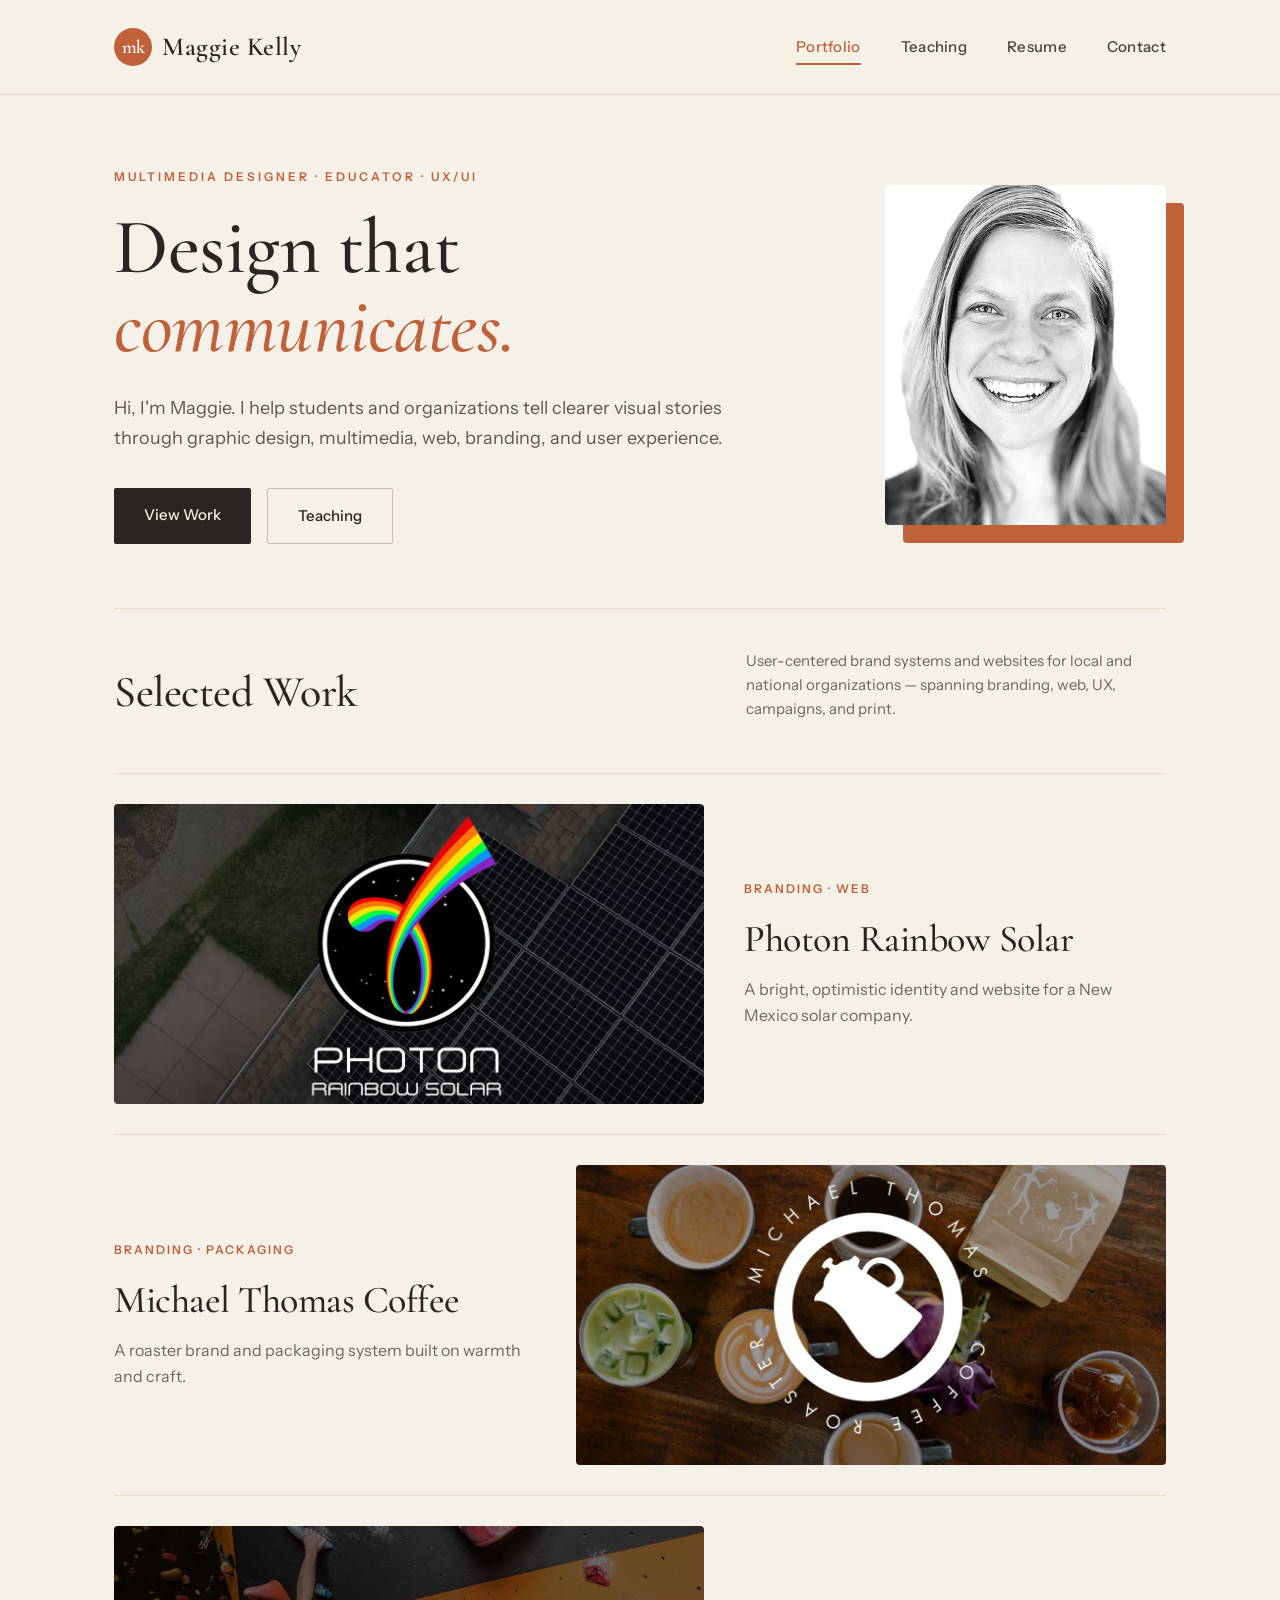
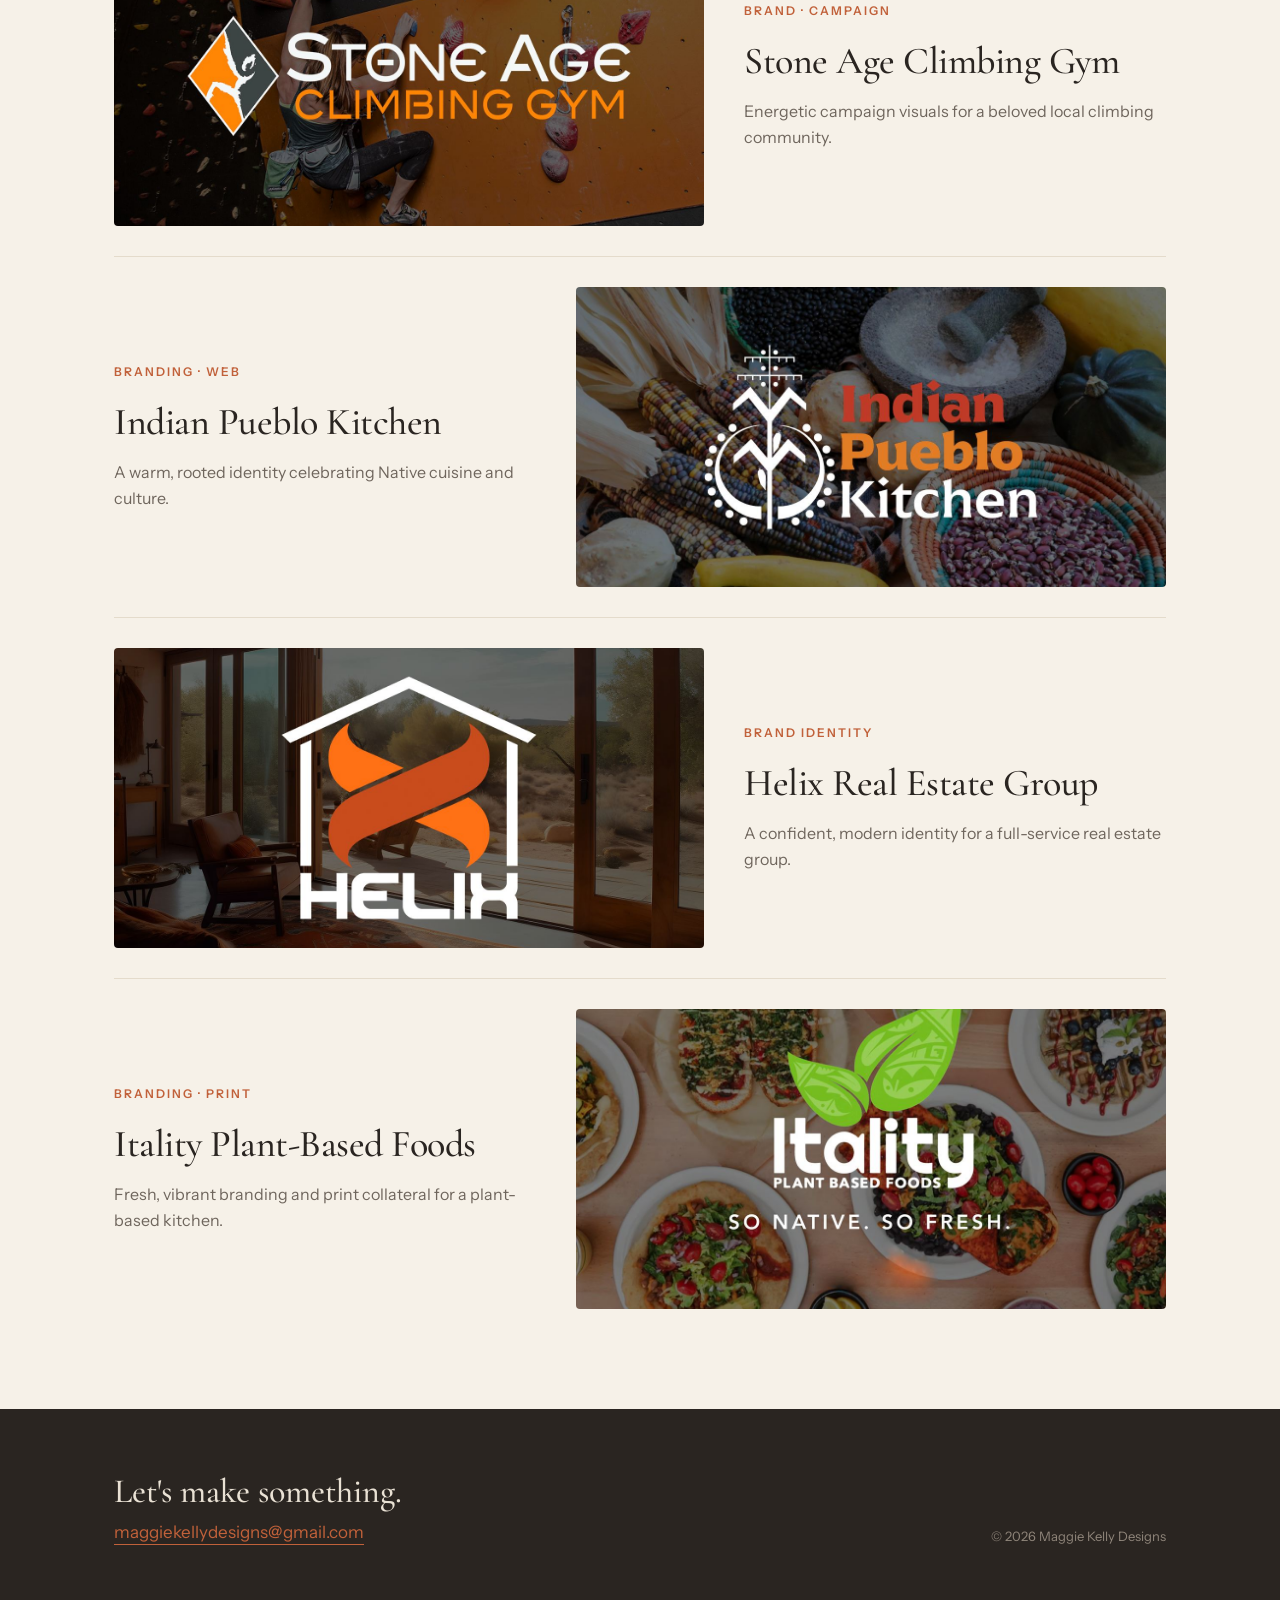
<file: index.html>
<!DOCTYPE html>
<html lang="en">
<head>
<meta charset="utf-8">
<meta name="viewport" content="width=device-width, initial-scale=1">
<title>Maggie Kelly Designs — Web &amp; Graphic Design</title>
<meta name="description" content="Maggie Kelly is a multimedia designer, graphic design educator, and UX/UI specialist creating user-centered brand systems and websites.">
<link rel="preconnect" href="https://fonts.googleapis.com">
<link rel="preconnect" href="https://fonts.gstatic.com" crossorigin>
<link href="https://fonts.googleapis.com/css2?family=Cormorant+Garamond:ital,wght@0,400;0,500;0,600;0,700;1,400;1,500&family=Instrument+Sans:wght@400;500;600&display=swap" rel="stylesheet">
<link rel="stylesheet" href="css/style.css">
</head>
<body>

<header class="site-header">
  <div class="nav">
    <a class="logo" href="index.html">
      <span class="mark">mk</span>
      <span class="word">Maggie Kelly</span>
    </a>
    <button class="nav-toggle" aria-label="Menu"><span></span><span></span><span></span></button>
    <nav class="nav-links">
      <a href="index.html" class="active">Portfolio</a>
      <a href="teaching.html">Teaching</a>
      <a href="resume.html">Resume</a>
      <a href="contact.html">Contact</a>
    </nav>
  </div>
</header>

<main>
  <!-- HERO -->
  <section class="wrap">
    <div class="hero">
      <div class="hero-copy">
        <div class="eyebrow">Multimedia Designer · Educator · UX/UI</div>
        <h1>Design that<br><span class="italic">communicates.</span></h1>
        <p>Hi, I'm Maggie. I help students and organizations tell clearer visual stories through graphic design, multimedia, web, branding, and user experience.</p>
        <div class="hero-actions">
          <a class="btn btn-dark" href="#work">View Work</a>
          <a class="btn btn-outline" href="teaching.html">Teaching</a>
        </div>
      </div>
      <div class="hero-photo">
        <div class="block"></div>
        <img src="images/maggoe-kelly-proffile-pic.jpg" alt="Portrait of Maggie Kelly, graphic and web designer">
      </div>
    </div>
  </section>

  <!-- WORK -->
  <section class="wrap" id="work">
    <div class="work-head">
      <h2>Selected Work</h2>
      <p>User-centered brand systems and websites for local and national organizations — spanning branding, web, UX, campaigns, and print.</p>
    </div>
    <div class="work-list">

      <a class="work-row left" href="photon-rainbow-solar.html">
        <img src="images/pr_portfolio-link-images.jpg" alt="Photon Rainbow Solar branding">
        <div class="txt"><div class="tag">Branding · Web</div><h3>Photon Rainbow Solar</h3><p>A bright, optimistic identity and website for a New Mexico solar company.</p></div>
      </a>

      <a class="work-row right" href="michael-thomas-coffee.html">
        <div class="txt"><div class="tag">Branding · Packaging</div><h3>Michael Thomas Coffee</h3><p>A roaster brand and packaging system built on warmth and craft.</p></div>
        <img src="images/mtc_portfolio-link-images2.jpg" alt="Michael Thomas Coffee branding">
      </a>

      <a class="work-row left" href="stone-age-climbing-gym.html">
        <img src="images/sa-cover-image.jpg" alt="Stone Age Climbing Gym branding">
        <div class="txt"><div class="tag">Brand · Campaign</div><h3>Stone Age Climbing Gym</h3><p>Energetic campaign visuals for a beloved local climbing community.</p></div>
      </a>

      <a class="work-row right" href="indian-pueblo-kitchen.html">
        <div class="txt"><div class="tag">Branding · Web</div><h3>Indian Pueblo Kitchen</h3><p>A warm, rooted identity celebrating Native cuisine and culture.</p></div>
        <img src="images/ipk_portfolio-link-images4.jpg" alt="Indian Pueblo Kitchen branding">
      </a>

      <a class="work-row left" href="helix-real-estate-group.html">
        <img src="images/helix-cover-image.jpg" alt="Helix Real Estate Group branding">
        <div class="txt"><div class="tag">Brand Identity</div><h3>Helix Real Estate Group</h3><p>A confident, modern identity for a full-service real estate group.</p></div>
      </a>

      <a class="work-row right" href="itality-plant-based-foods.html">
        <div class="txt"><div class="tag">Branding · Print</div><h3>Itality Plant-Based Foods</h3><p>Fresh, vibrant branding and print collateral for a plant-based kitchen.</p></div>
        <img src="images/itality_portfolio-link-images3.jpg" alt="Itality Plant-Based Foods branding">
      </a>

    </div>
  </section>
</main>

<footer class="site-footer">
  <div class="footer-inner">
    <div>
      <div class="big">Let's make something.</div>
      <a class="email" href="mailto:maggiekellydesigns@gmail.com">maggiekellydesigns@gmail.com</a>
    </div>
    <div class="footer-copy">© 2026 Maggie Kelly Designs</div>
  </div>
</footer>

<script src="js/main.js"></script>
</body>
</html>
</file>
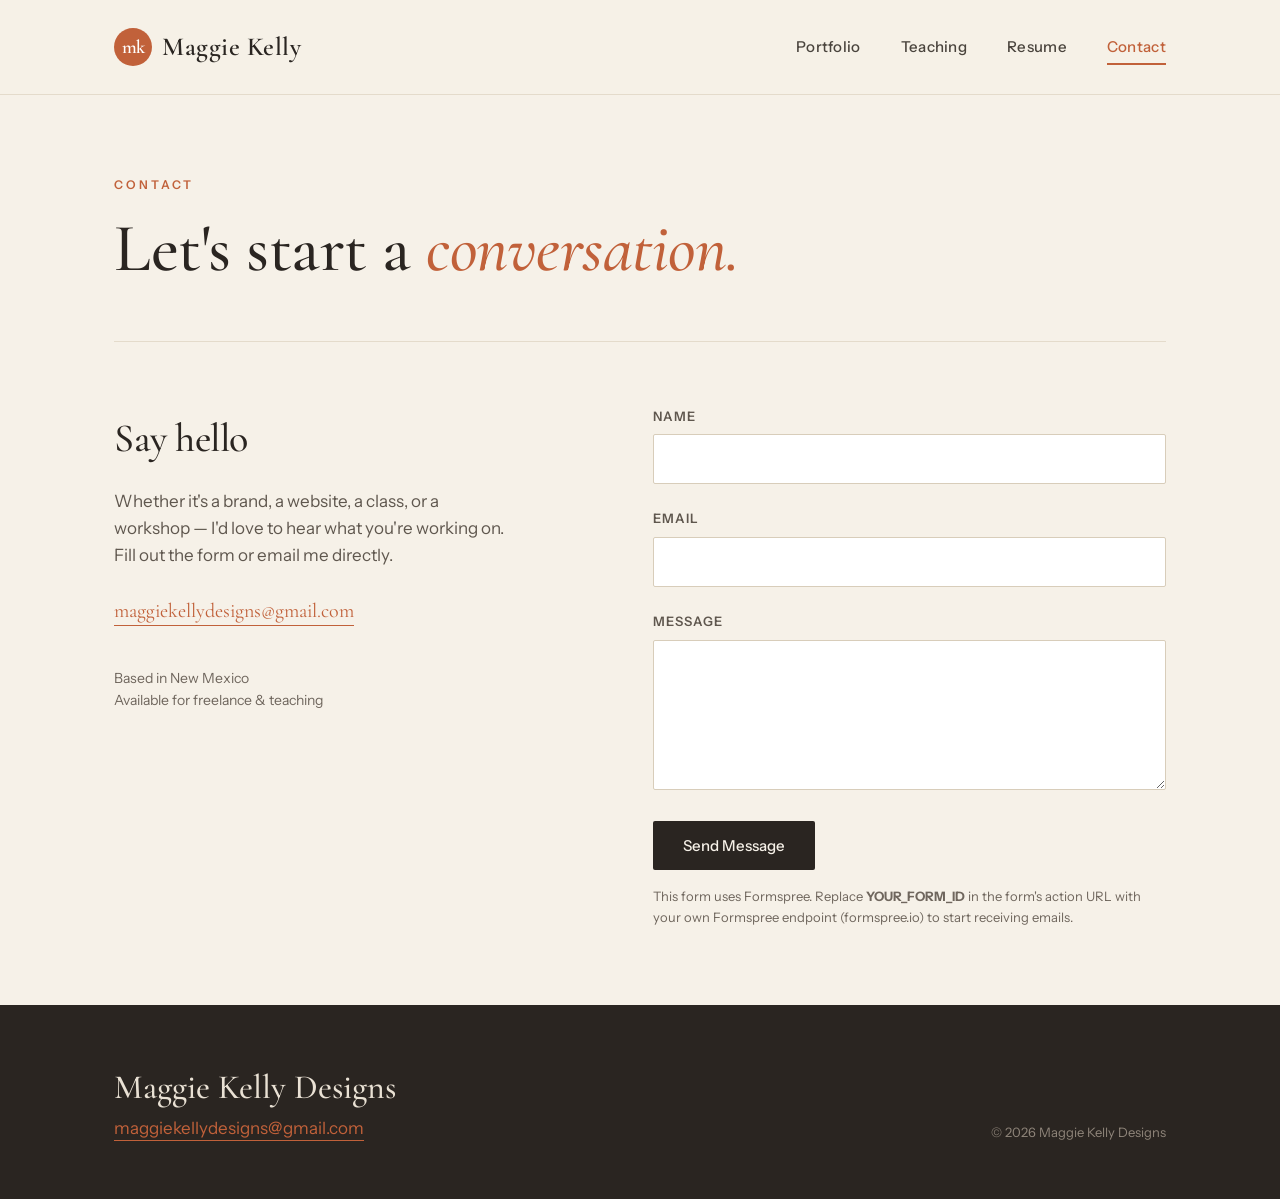
<file: contact.html>
<!DOCTYPE html>
<html lang="en">
<head>
<meta charset="utf-8">
<meta name="viewport" content="width=device-width, initial-scale=1">
<title>Contact — Maggie Kelly Designs</title>
<meta name="description" content="Get in touch with Maggie Kelly for design, branding, web, UX/UI, and teaching inquiries.">
<link rel="preconnect" href="https://fonts.googleapis.com">
<link rel="preconnect" href="https://fonts.gstatic.com" crossorigin>
<link href="https://fonts.googleapis.com/css2?family=Cormorant+Garamond:ital,wght@0,400;0,500;0,600;0,700;1,400;1,500&family=Instrument+Sans:wght@400;500;600&display=swap" rel="stylesheet">
<link rel="stylesheet" href="css/style.css">
</head>
<body>

<header class="site-header">
  <div class="nav">
    <a class="logo" href="index.html">
      <span class="mark">mk</span>
      <span class="word">Maggie Kelly</span>
    </a>
    <button class="nav-toggle" aria-label="Menu"><span></span><span></span><span></span></button>
    <nav class="nav-links">
      <a href="index.html">Portfolio</a>
      <a href="teaching.html">Teaching</a>
      <a href="resume.html">Resume</a>
      <a href="contact.html" class="active">Contact</a>
    </nav>
  </div>
</header>

<main>
  <section class="wrap">
    <div class="page-hero">
      <div class="eyebrow">Contact</div>
      <h1>Let's start a <span class="italic">conversation.</span></h1>
    </div>
  </section>

  <section class="wrap">
    <div class="contact-grid">
      <div class="contact-info">
        <h2>Say hello</h2>
        <p>Whether it's a brand, a website, a class, or a workshop — I'd love to hear what you're working on. Fill out the form or email me directly.</p>
        <div style="margin-top:26px;">
          <a class="email" href="mailto:maggiekellydesigns@gmail.com">maggiekellydesigns@gmail.com</a>
        </div>
        <div class="contact-meta">
          Based in New Mexico<br>
          Available for freelance &amp; teaching
        </div>
      </div>

      <form class="form" id="contact-form" action="https://formspree.io/f/YOUR_FORM_ID" method="POST">
        <div class="field">
          <label for="name">Name</label>
          <input type="text" id="name" name="name" required>
        </div>
        <div class="field">
          <label for="email">Email</label>
          <input type="email" id="email" name="email" required>
        </div>
        <div class="field">
          <label for="message">Message</label>
          <textarea id="message" name="message" required></textarea>
        </div>
        <button type="submit" class="btn btn-dark">Send Message</button>
        <div id="form-status" style="margin-top:16px;font-size:15px;"></div>
        <p class="form-note">This form uses Formspree. Replace <strong>YOUR_FORM_ID</strong> in the form's action URL with your own Formspree endpoint (formspree.io) to start receiving emails.</p>
      </form>
    </div>
  </section>
</main>

<footer class="site-footer">
  <div class="footer-inner">
    <div>
      <div class="big">Maggie Kelly Designs</div>
      <a class="email" href="mailto:maggiekellydesigns@gmail.com">maggiekellydesigns@gmail.com</a>
    </div>
    <div class="footer-copy">© 2026 Maggie Kelly Designs</div>
  </div>
</footer>

<script src="js/main.js"></script>
</body>
</html>
</file>
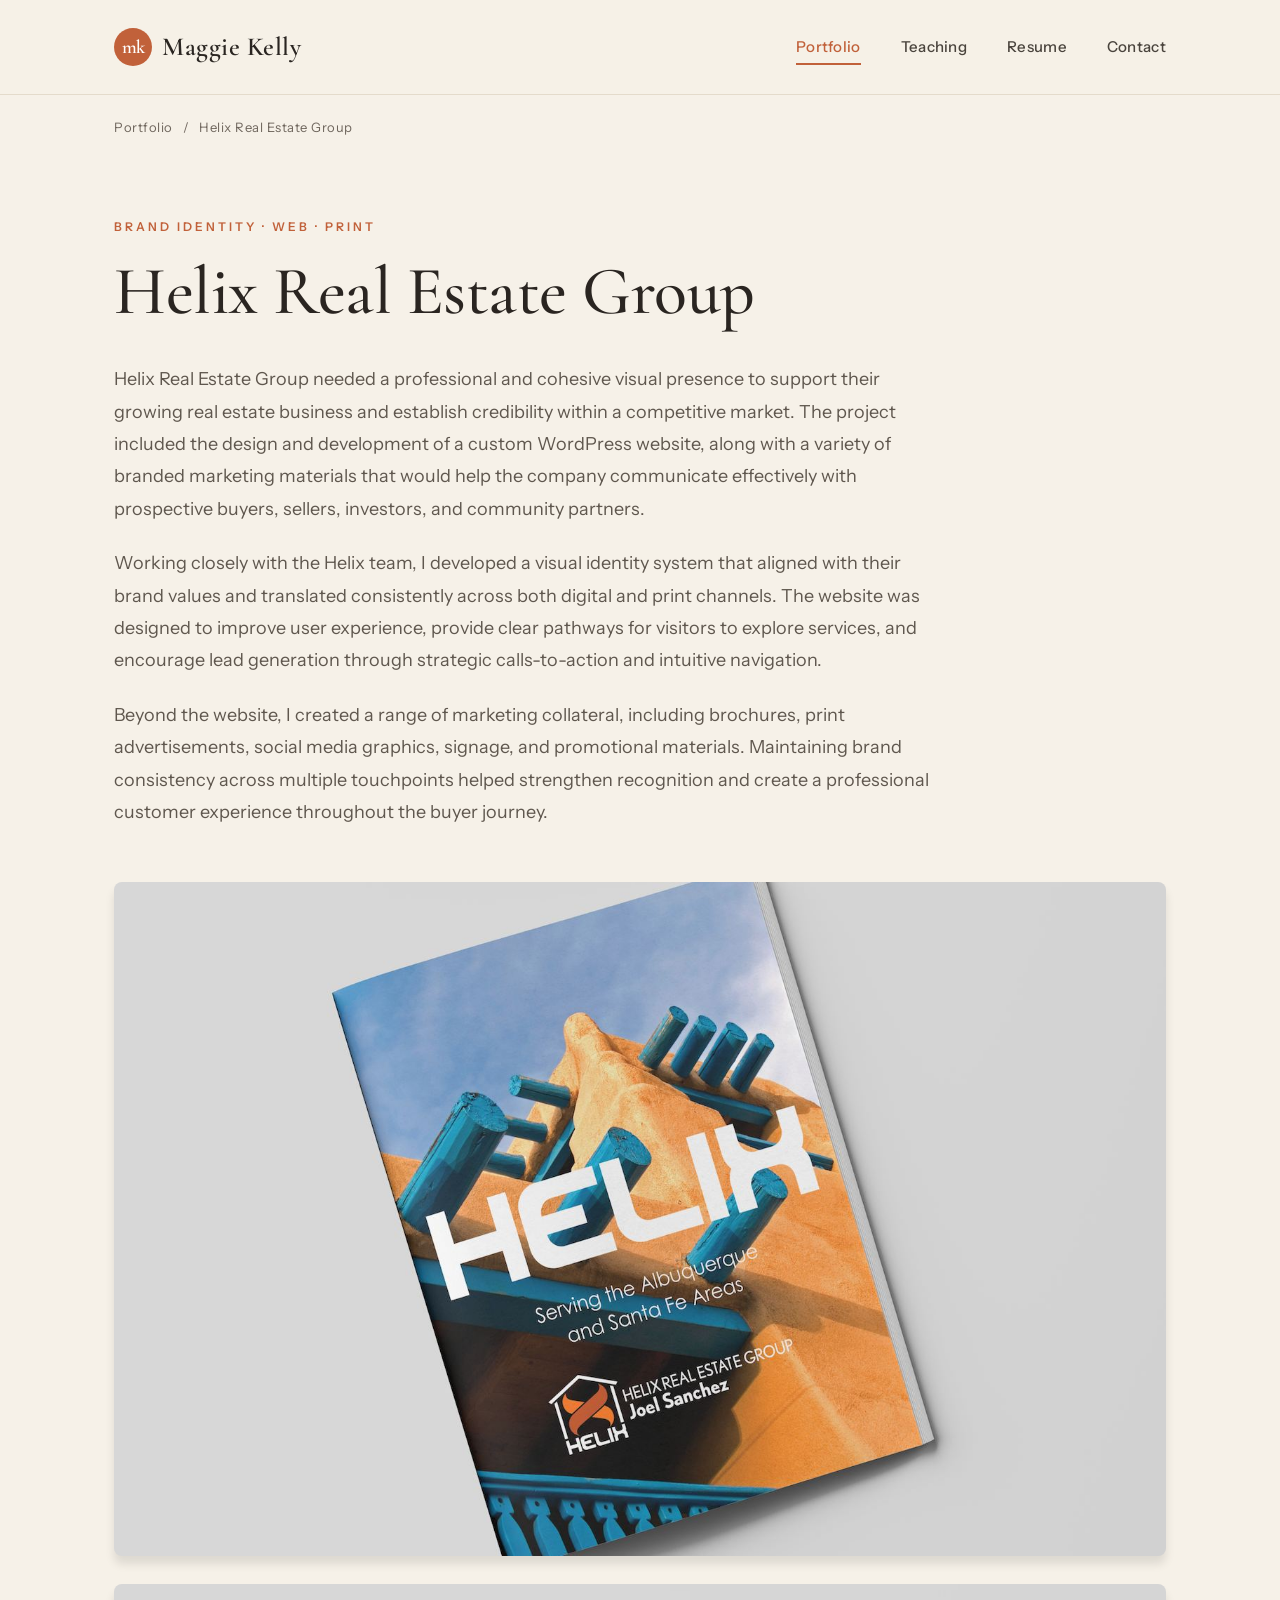
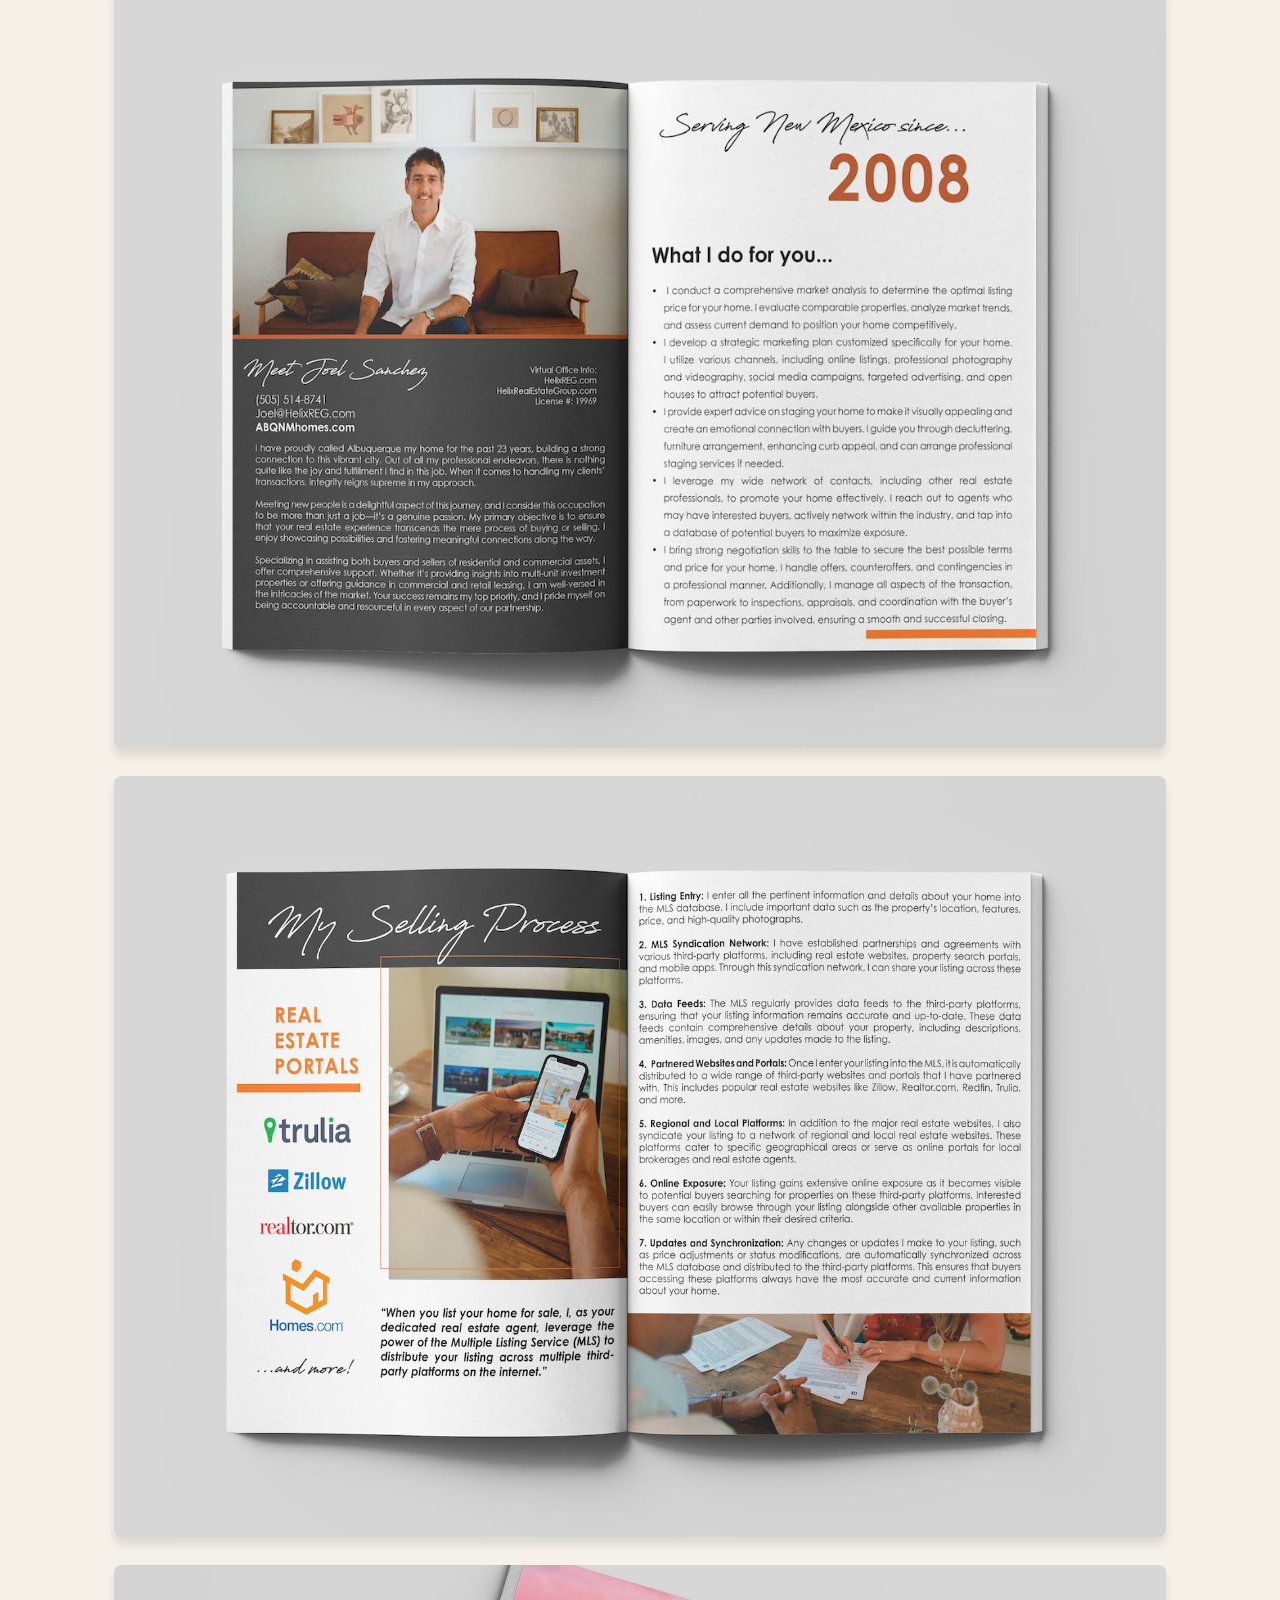
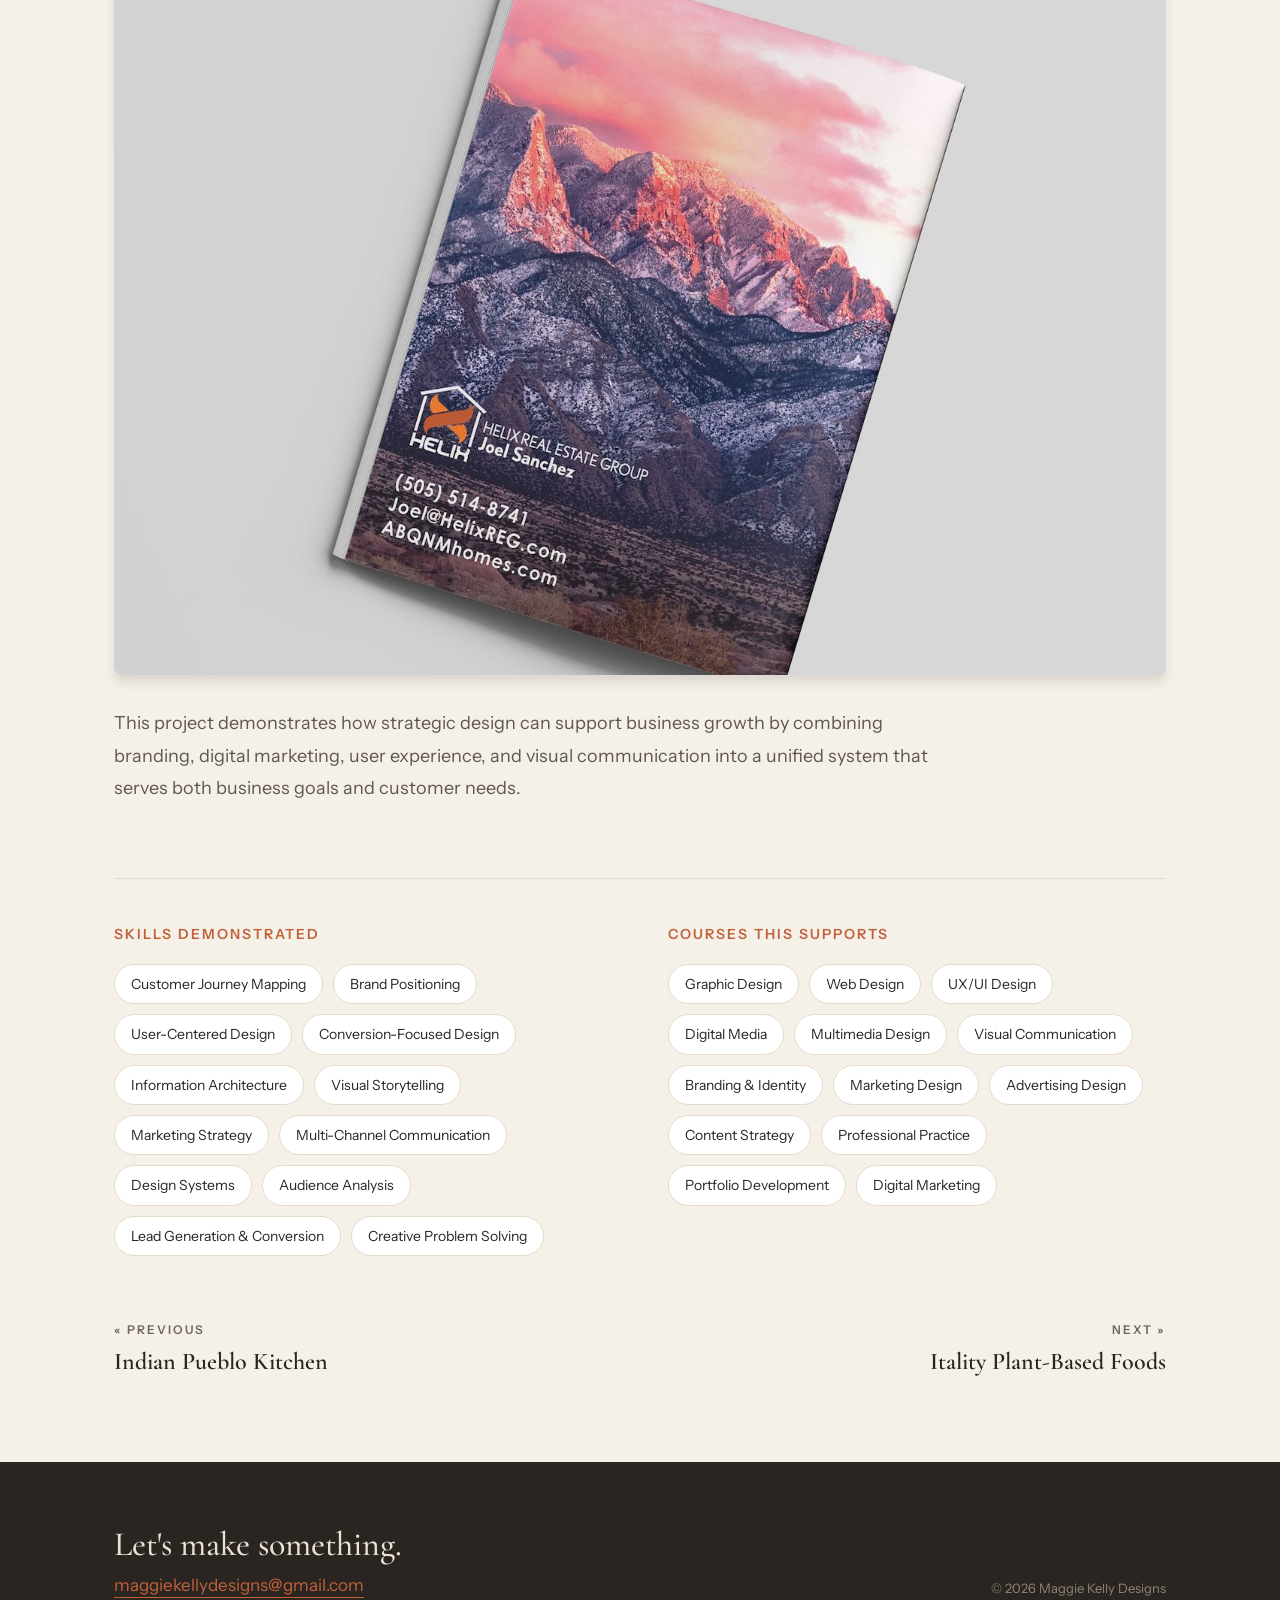
<file: helix-real-estate-group.html>
<!DOCTYPE html>
<html lang="en">
<head>
<meta charset="utf-8">
<meta name="viewport" content="width=device-width, initial-scale=1">
<title>Helix Real Estate Group — Maggie Kelly Designs</title>
<meta name="description" content="Helix Real Estate Group needed a professional and cohesive visual presence to support their growing real estate business and establish credibility within a">
<link rel="preconnect" href="https://fonts.googleapis.com">
<link rel="preconnect" href="https://fonts.gstatic.com" crossorigin>
<link href="https://fonts.googleapis.com/css2?family=Cormorant+Garamond:ital,wght@0,400;0,500;0,600;0,700;1,400;1,500&family=Instrument+Sans:wght@400;500;600&display=swap" rel="stylesheet">
<link rel="stylesheet" href="css/style.css">
</head>
<body>

<header class="site-header">
  <div class="nav">
    <a class="logo" href="index.html">
      <span class="mark">mk</span>
      <span class="word">Maggie Kelly</span>
    </a>
    <button class="nav-toggle" aria-label="Menu"><span></span><span></span><span></span></button>
    <nav class="nav-links">
      <a href="index.html" class="active">Portfolio</a>
      <a href="teaching.html">Teaching</a>
      <a href="resume.html">Resume</a>
      <a href="contact.html">Contact</a>
    </nav>
  </div>
</header>

<main>
  <section class="wrap">
    <div class="crumb"><a href="index.html">Portfolio</a><span>/</span><span>Helix Real Estate Group</span></div>
    <div class="page-hero" style="border-bottom:none;padding-bottom:24px;">
      <div class="eyebrow">Brand Identity · Web · Print</div>
      <h1>Helix Real Estate Group</h1>
    </div>
    <div class="project-intro">
      <p>Helix Real Estate Group needed a professional and cohesive visual presence to support their growing real estate business and establish credibility within a competitive market. The project included the design and development of a custom WordPress website, along with a variety of branded marketing materials that would help the company communicate effectively with prospective buyers, sellers, investors, and community partners.</p>
      <p>Working closely with the Helix team, I developed a visual identity system that aligned with their brand values and translated consistently across both digital and print channels. The website was designed to improve user experience, provide clear pathways for visitors to explore services, and encourage lead generation through strategic calls-to-action and intuitive navigation.</p>
      <p>Beyond the website, I created a range of marketing collateral, including brochures, print advertisements, social media graphics, signage, and promotional materials. Maintaining brand consistency across multiple touchpoints helped strengthen recognition and create a professional customer experience throughout the buyer journey.</p>
    </div>
    <div class="gallery">
      <img src="images/helix-catalog-cover.jpg" alt="">
      <img src="images/helix-catalog-pgs1-2.jpg" alt="">
      <img src="images/helix-catalog-pgs10-11.jpg" alt="">
      <img src="images/helix-back-page.jpg" alt="">
    </div>

    <div class="project-intro" style="padding-top:24px;">
      <p>This project demonstrates how strategic design can support business growth by combining branding, digital marketing, user experience, and visual communication into a unified system that serves both business goals and customer needs.</p>
    </div>

    <div class="detail-lists">
      <div>
        <h3>Skills Demonstrated</h3>
        <div class="chip-list">
        <span class="chip">Customer Journey Mapping</span>
        <span class="chip">Brand Positioning</span>
        <span class="chip">User-Centered Design</span>
        <span class="chip">Conversion-Focused Design</span>
        <span class="chip">Information Architecture</span>
        <span class="chip">Visual Storytelling</span>
        <span class="chip">Marketing Strategy</span>
        <span class="chip">Multi-Channel Communication</span>
        <span class="chip">Design Systems</span>
        <span class="chip">Audience Analysis</span>
        <span class="chip">Lead Generation & Conversion</span>
        <span class="chip">Creative Problem Solving</span>
        </div>
      </div>
      <div>
        <h3>Courses This Supports</h3>
        <div class="chip-list">
        <span class="chip">Graphic Design</span>
        <span class="chip">Web Design</span>
        <span class="chip">UX/UI Design</span>
        <span class="chip">Digital Media</span>
        <span class="chip">Multimedia Design</span>
        <span class="chip">Visual Communication</span>
        <span class="chip">Branding & Identity</span>
        <span class="chip">Marketing Design</span>
        <span class="chip">Advertising Design</span>
        <span class="chip">Content Strategy</span>
        <span class="chip">Professional Practice</span>
        <span class="chip">Portfolio Development</span>
        <span class="chip">Digital Marketing</span>
        </div>
      </div>
    </div>

    <div class="project-nav">
      <a class="prev" href="indian-pueblo-kitchen.html"><span class="dir">« Previous</span>Indian Pueblo Kitchen</a>
      <a class="next" href="itality-plant-based-foods.html"><span class="dir">Next »</span>Itality Plant-Based Foods</a>
    </div>
  </section>
</main>

<footer class="site-footer">
  <div class="footer-inner">
    <div>
      <div class="big">Let's make something.</div>
      <a class="email" href="mailto:maggiekellydesigns@gmail.com">maggiekellydesigns@gmail.com</a>
    </div>
    <div class="footer-copy">© 2026 Maggie Kelly Designs</div>
  </div>
</footer>

<script src="js/main.js"></script>
</body>
</html>
</file>
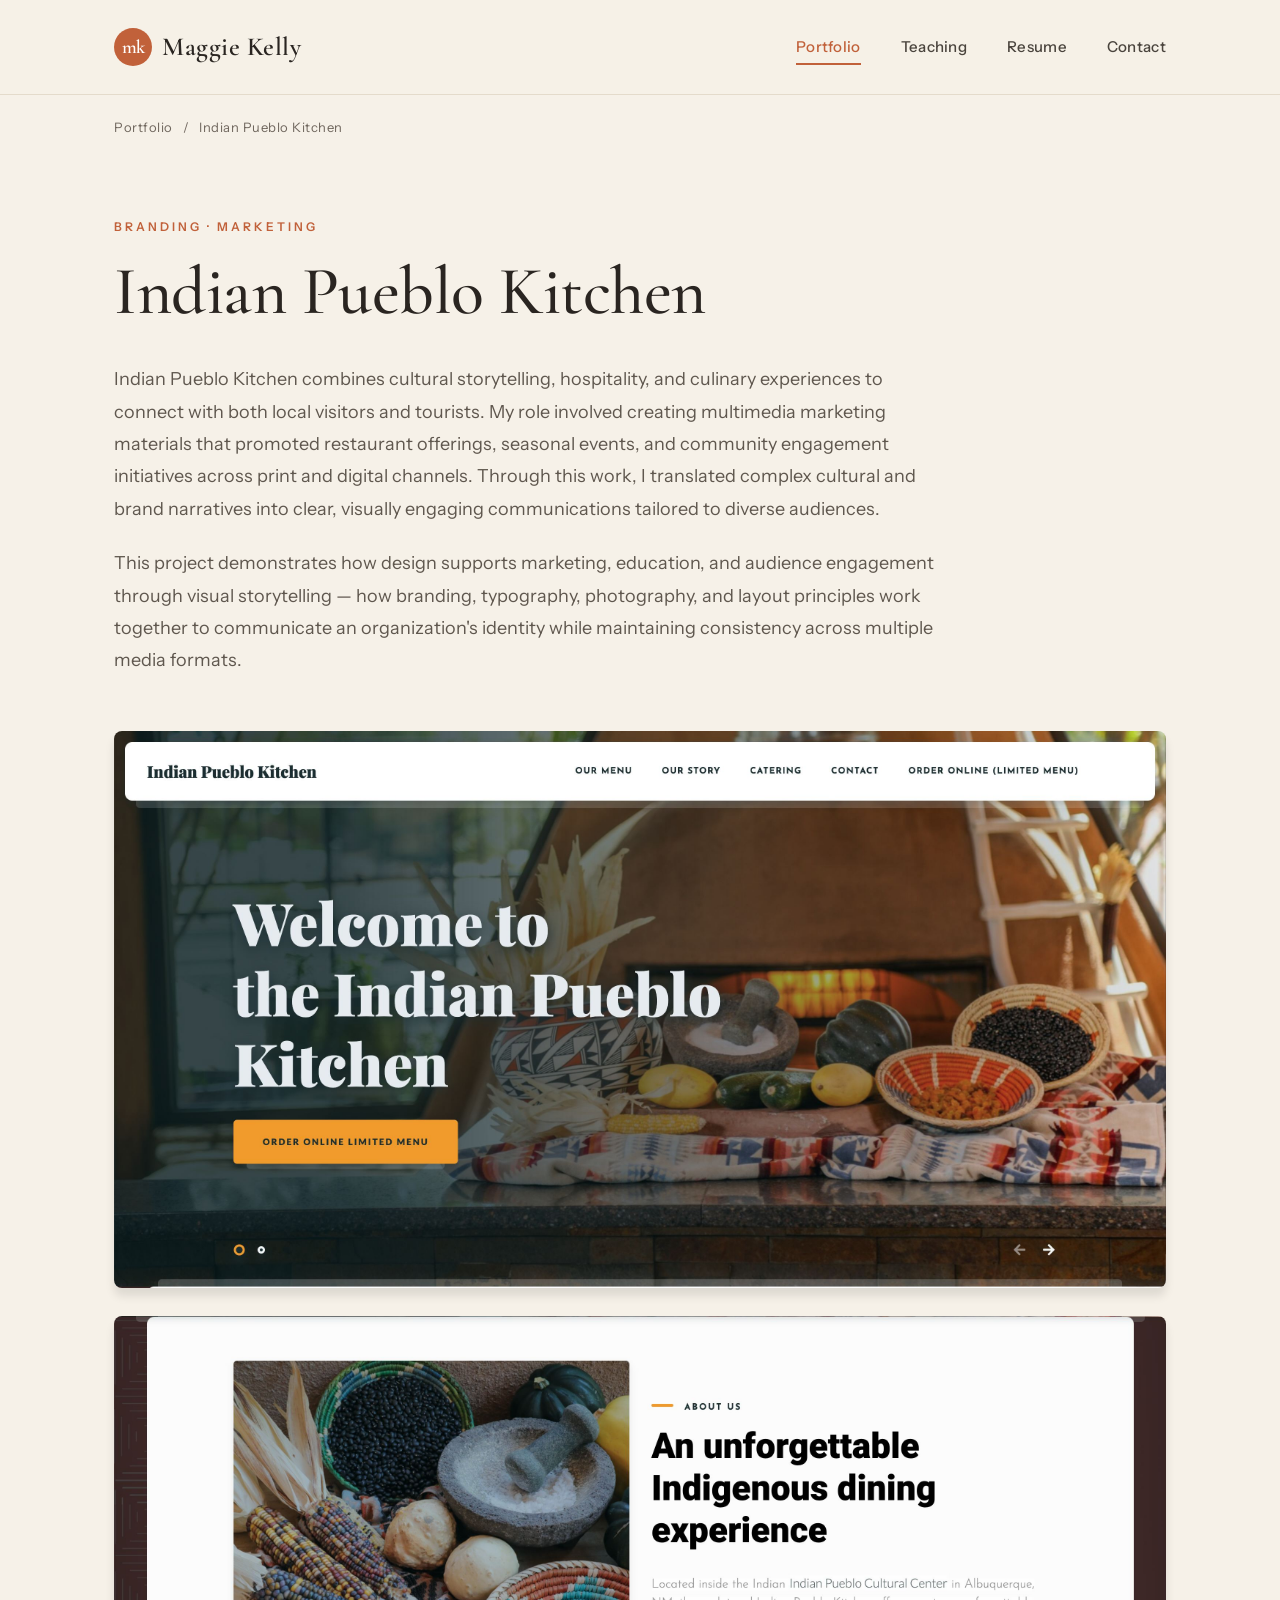
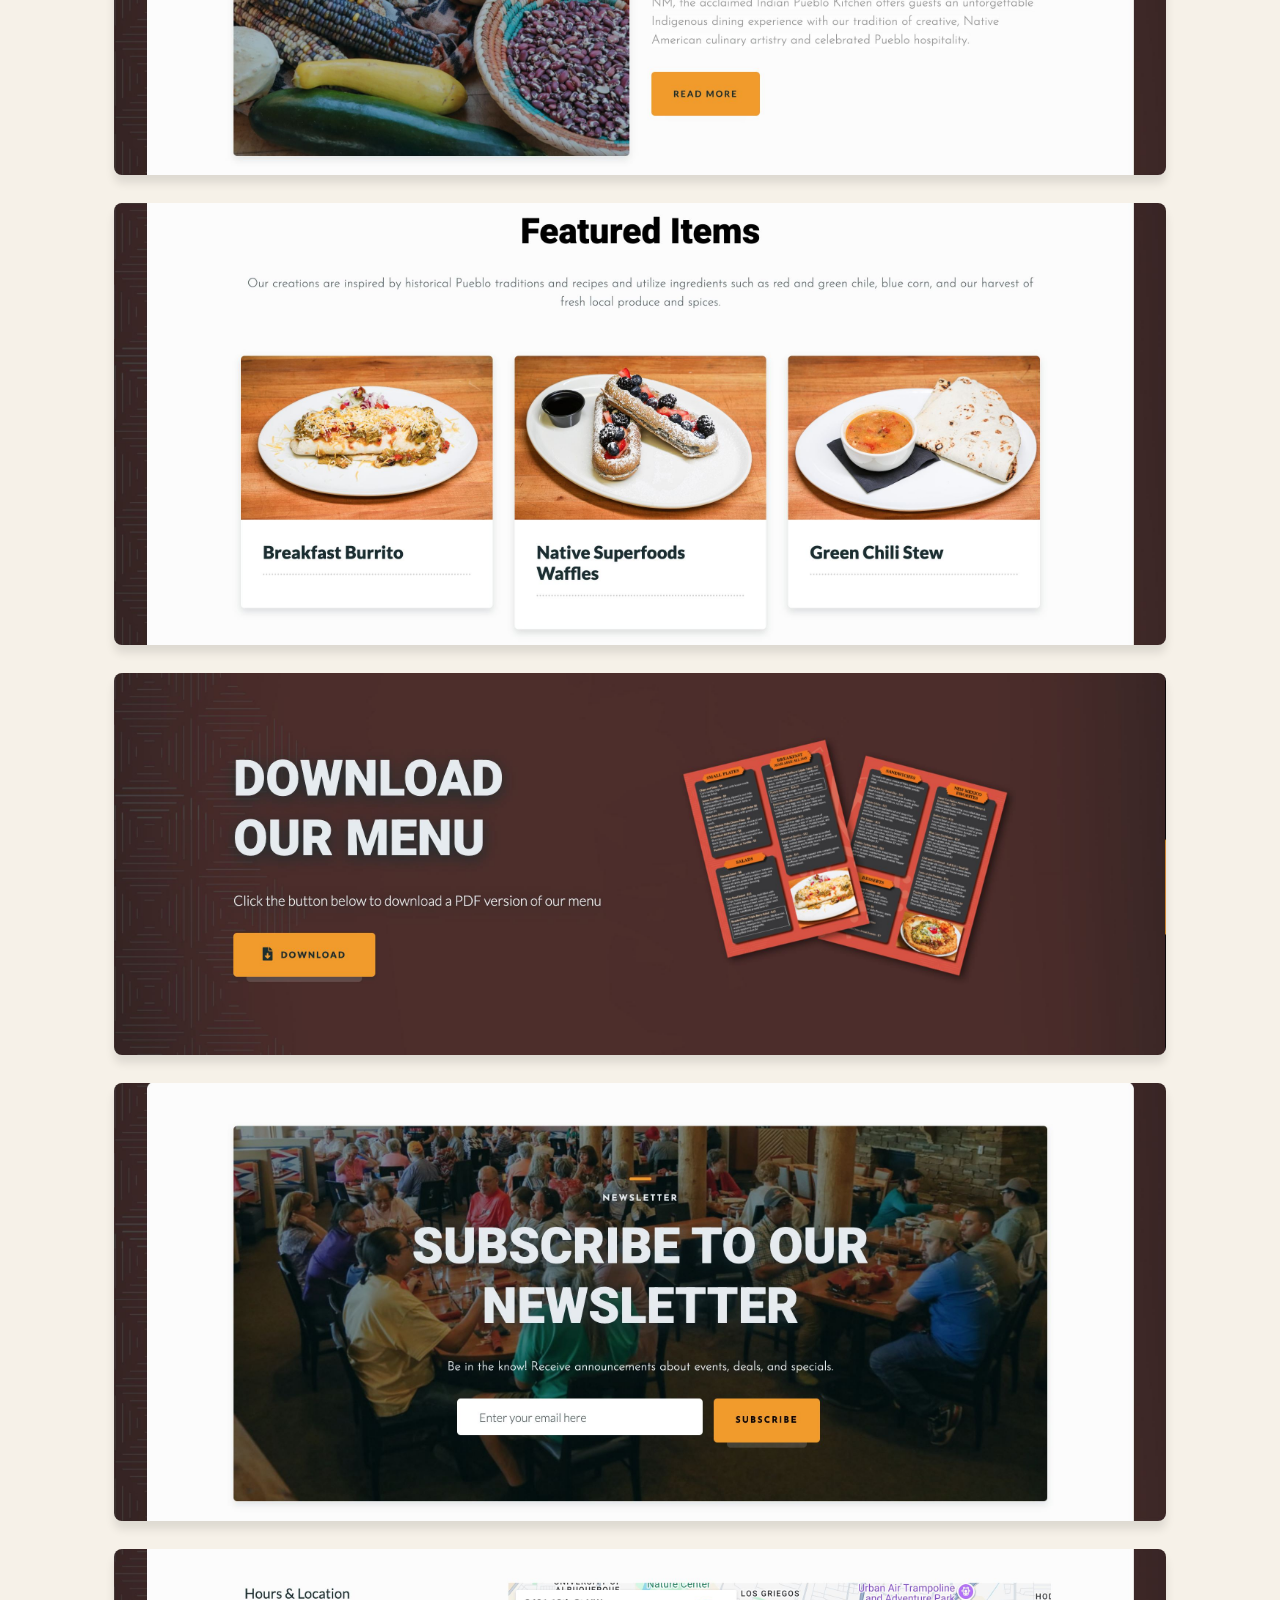
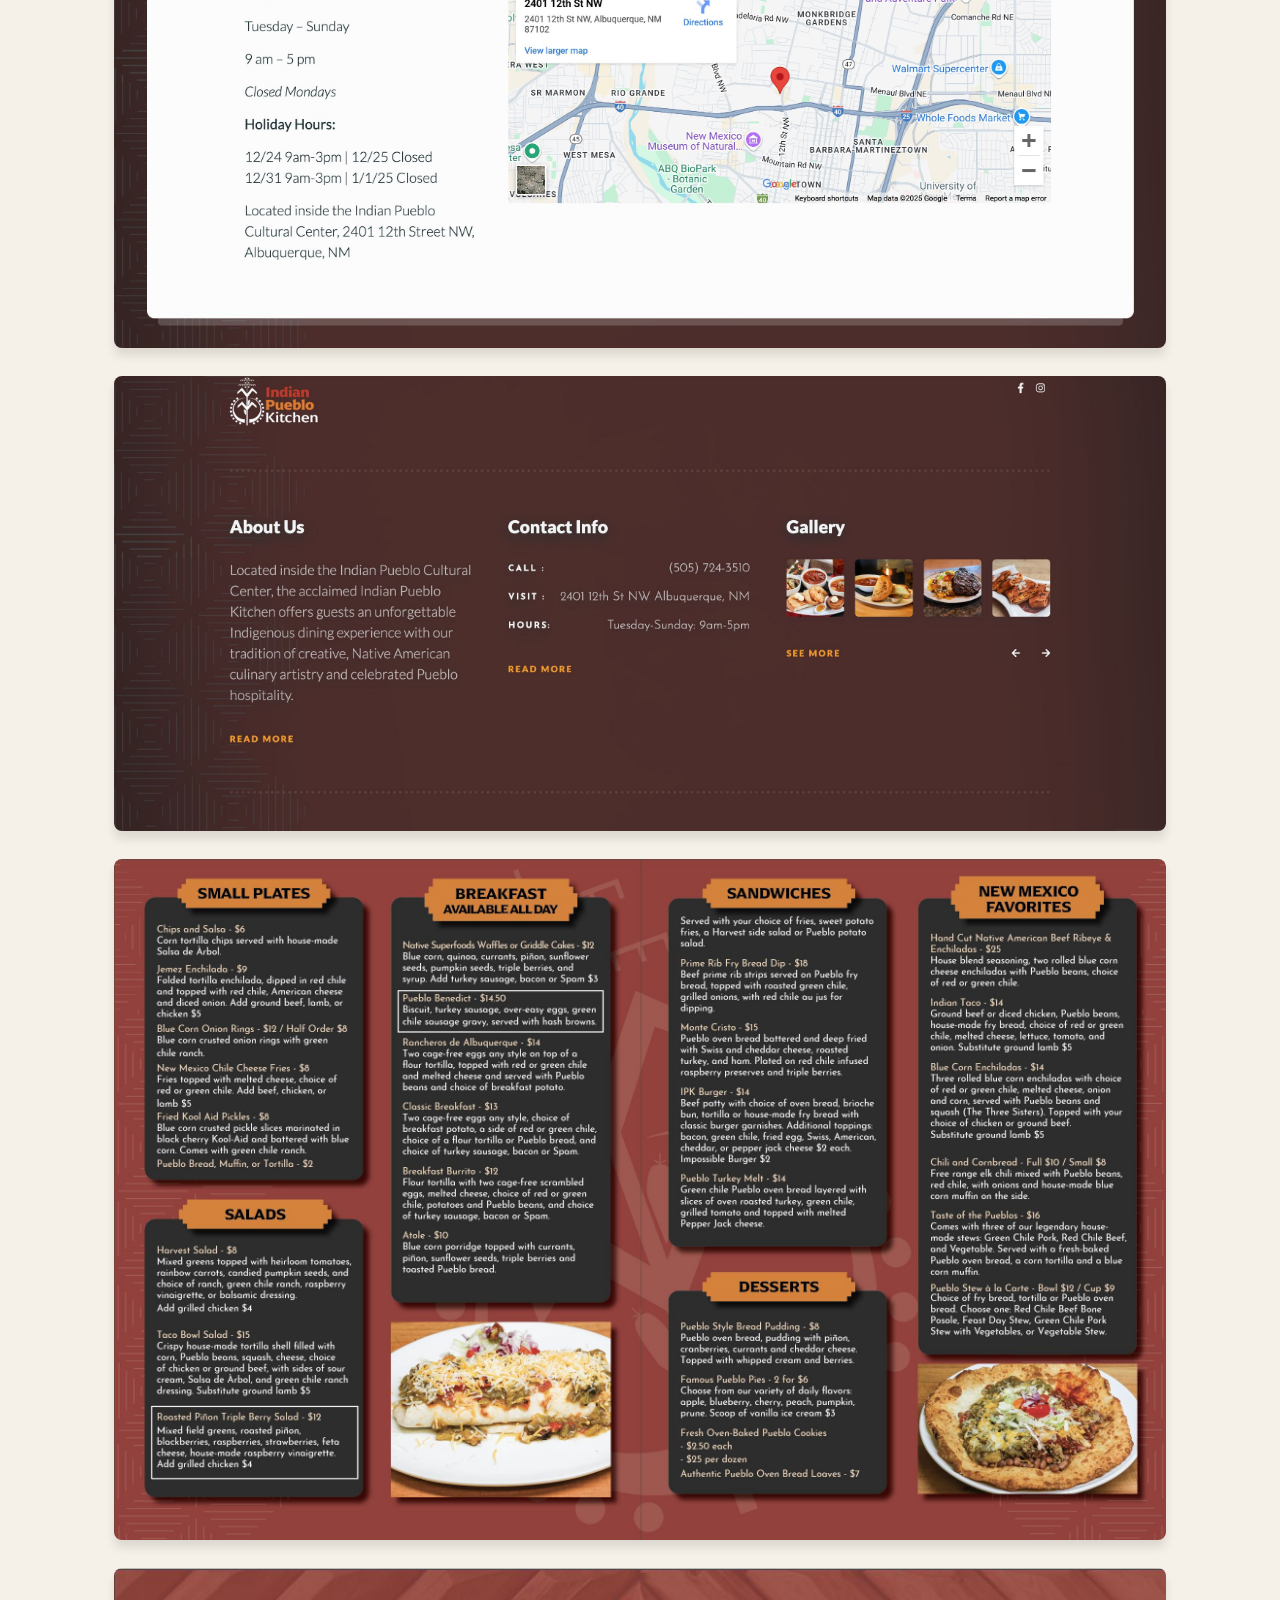
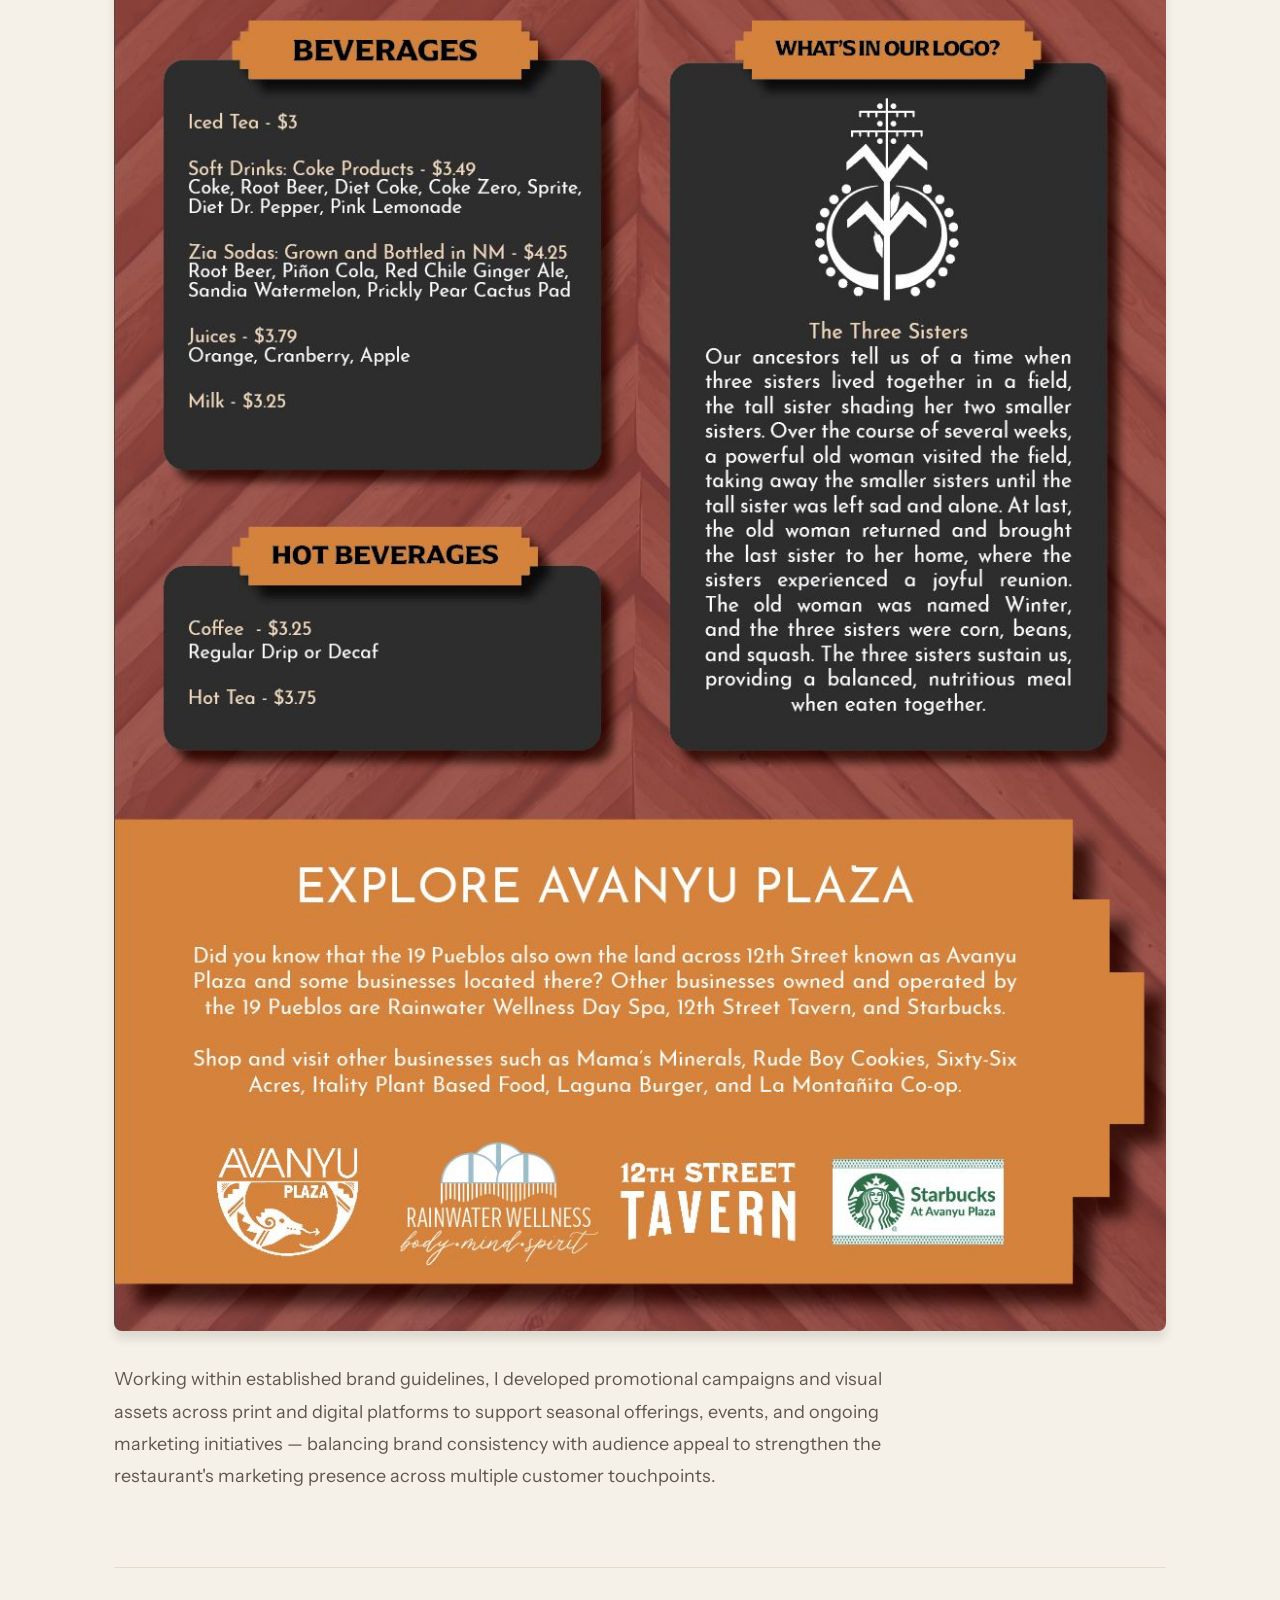
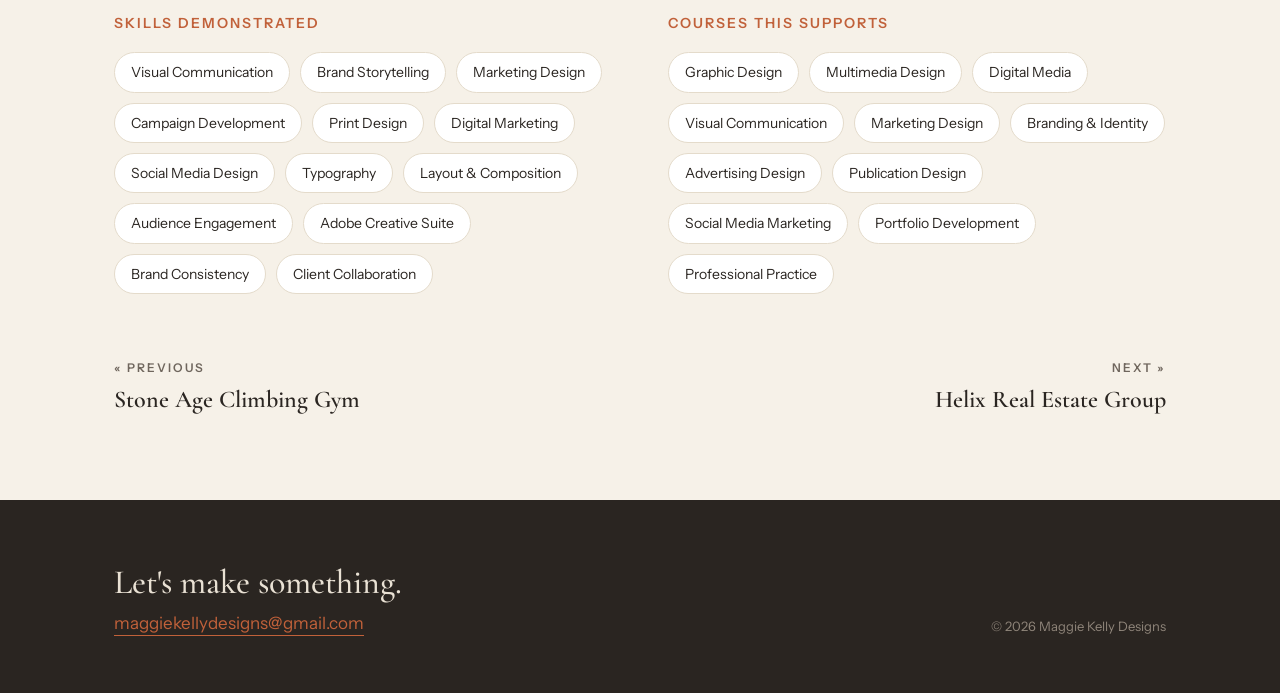
<file: indian-pueblo-kitchen.html>
<!DOCTYPE html>
<html lang="en">
<head>
<meta charset="utf-8">
<meta name="viewport" content="width=device-width, initial-scale=1">
<title>Indian Pueblo Kitchen — Maggie Kelly Designs</title>
<meta name="description" content="Indian Pueblo Kitchen combines cultural storytelling, hospitality, and culinary experiences to connect with both local visitors and tourists. My role invol">
<link rel="preconnect" href="https://fonts.googleapis.com">
<link rel="preconnect" href="https://fonts.gstatic.com" crossorigin>
<link href="https://fonts.googleapis.com/css2?family=Cormorant+Garamond:ital,wght@0,400;0,500;0,600;0,700;1,400;1,500&family=Instrument+Sans:wght@400;500;600&display=swap" rel="stylesheet">
<link rel="stylesheet" href="css/style.css">
</head>
<body>

<header class="site-header">
  <div class="nav">
    <a class="logo" href="index.html">
      <span class="mark">mk</span>
      <span class="word">Maggie Kelly</span>
    </a>
    <button class="nav-toggle" aria-label="Menu"><span></span><span></span><span></span></button>
    <nav class="nav-links">
      <a href="index.html" class="active">Portfolio</a>
      <a href="teaching.html">Teaching</a>
      <a href="resume.html">Resume</a>
      <a href="contact.html">Contact</a>
    </nav>
  </div>
</header>

<main>
  <section class="wrap">
    <div class="crumb"><a href="index.html">Portfolio</a><span>/</span><span>Indian Pueblo Kitchen</span></div>
    <div class="page-hero" style="border-bottom:none;padding-bottom:24px;">
      <div class="eyebrow">Branding · Marketing</div>
      <h1>Indian Pueblo Kitchen</h1>
    </div>
    <div class="project-intro">
      <p>Indian Pueblo Kitchen combines cultural storytelling, hospitality, and culinary experiences to connect with both local visitors and tourists. My role involved creating multimedia marketing materials that promoted restaurant offerings, seasonal events, and community engagement initiatives across print and digital channels. Through this work, I translated complex cultural and brand narratives into clear, visually engaging communications tailored to diverse audiences.</p>
      <p>This project demonstrates how design supports marketing, education, and audience engagement through visual storytelling — how branding, typography, photography, and layout principles work together to communicate an organization's identity while maintaining consistency across multiple media formats.</p>
    </div>
    <div class="gallery">
      <img src="images/ipk-hero-page-1.jpg" alt="">
      <img src="images/ipk-midscreen.jpg" alt="">
      <img src="images/ipk-featured.jpg" alt="">
      <img src="images/ipk-menu.jpg" alt="">
      <img src="images/ipk-newslteer.jpg" alt="">
      <img src="images/ipk-map-e1750440854358.jpg" alt="">
      <img src="images/ipk-footer.jpg" alt="">
      <img src="images/screenshot-2024-12-04-at-9.05.58-am.jpg" alt="">
      <img src="images/screenshot-2024-12-04-at-9.06.11-am.jpg" alt="">
    </div>

    <div class="project-intro" style="padding-top:24px;">
      <p>Working within established brand guidelines, I developed promotional campaigns and visual assets across print and digital platforms to support seasonal offerings, events, and ongoing marketing initiatives — balancing brand consistency with audience appeal to strengthen the restaurant's marketing presence across multiple customer touchpoints.</p>
    </div>

    <div class="detail-lists">
      <div>
        <h3>Skills Demonstrated</h3>
        <div class="chip-list">
        <span class="chip">Visual Communication</span>
        <span class="chip">Brand Storytelling</span>
        <span class="chip">Marketing Design</span>
        <span class="chip">Campaign Development</span>
        <span class="chip">Print Design</span>
        <span class="chip">Digital Marketing</span>
        <span class="chip">Social Media Design</span>
        <span class="chip">Typography</span>
        <span class="chip">Layout & Composition</span>
        <span class="chip">Audience Engagement</span>
        <span class="chip">Adobe Creative Suite</span>
        <span class="chip">Brand Consistency</span>
        <span class="chip">Client Collaboration</span>
        </div>
      </div>
      <div>
        <h3>Courses This Supports</h3>
        <div class="chip-list">
        <span class="chip">Graphic Design</span>
        <span class="chip">Multimedia Design</span>
        <span class="chip">Digital Media</span>
        <span class="chip">Visual Communication</span>
        <span class="chip">Marketing Design</span>
        <span class="chip">Branding & Identity</span>
        <span class="chip">Advertising Design</span>
        <span class="chip">Publication Design</span>
        <span class="chip">Social Media Marketing</span>
        <span class="chip">Portfolio Development</span>
        <span class="chip">Professional Practice</span>
        </div>
      </div>
    </div>

    <div class="project-nav">
      <a class="prev" href="stone-age-climbing-gym.html"><span class="dir">« Previous</span>Stone Age Climbing Gym</a>
      <a class="next" href="helix-real-estate-group.html"><span class="dir">Next »</span>Helix Real Estate Group</a>
    </div>
  </section>
</main>

<footer class="site-footer">
  <div class="footer-inner">
    <div>
      <div class="big">Let's make something.</div>
      <a class="email" href="mailto:maggiekellydesigns@gmail.com">maggiekellydesigns@gmail.com</a>
    </div>
    <div class="footer-copy">© 2026 Maggie Kelly Designs</div>
  </div>
</footer>

<script src="js/main.js"></script>
</body>
</html>
</file>
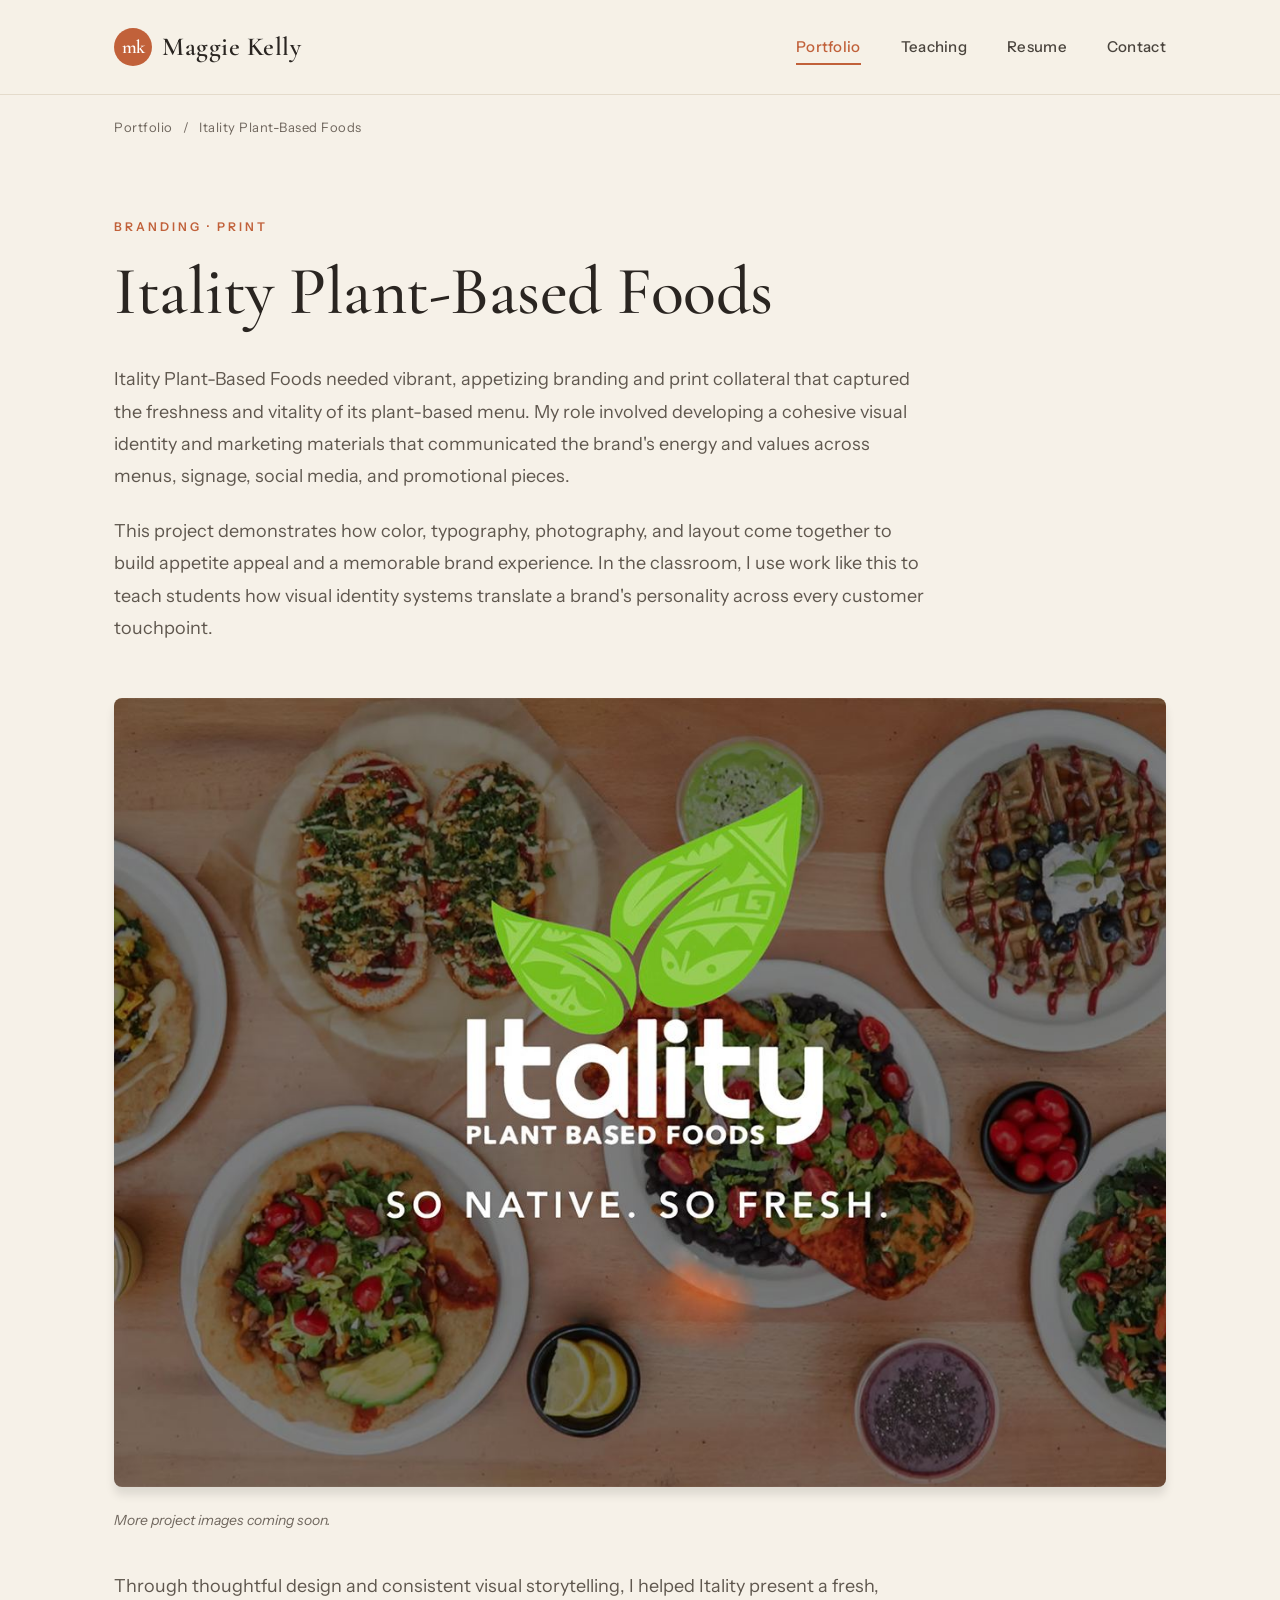
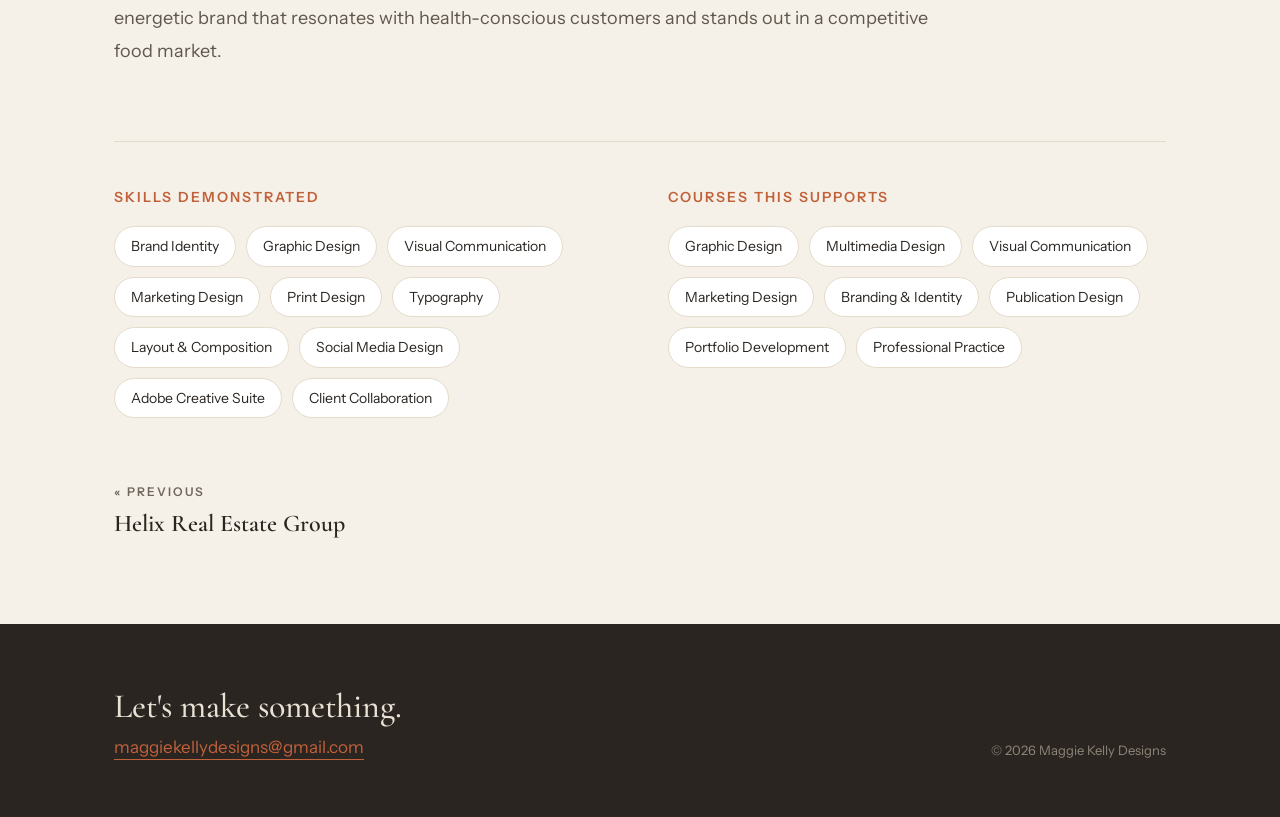
<file: itality-plant-based-foods.html>
<!DOCTYPE html>
<html lang="en">
<head>
<meta charset="utf-8">
<meta name="viewport" content="width=device-width, initial-scale=1">
<title>Itality Plant-Based Foods — Maggie Kelly Designs</title>
<meta name="description" content="Itality Plant-Based Foods needed vibrant, appetizing branding and print collateral that captured the freshness and vitality of its plant-based menu. My rol">
<link rel="preconnect" href="https://fonts.googleapis.com">
<link rel="preconnect" href="https://fonts.gstatic.com" crossorigin>
<link href="https://fonts.googleapis.com/css2?family=Cormorant+Garamond:ital,wght@0,400;0,500;0,600;0,700;1,400;1,500&family=Instrument+Sans:wght@400;500;600&display=swap" rel="stylesheet">
<link rel="stylesheet" href="css/style.css">
</head>
<body>

<header class="site-header">
  <div class="nav">
    <a class="logo" href="index.html">
      <span class="mark">mk</span>
      <span class="word">Maggie Kelly</span>
    </a>
    <button class="nav-toggle" aria-label="Menu"><span></span><span></span><span></span></button>
    <nav class="nav-links">
      <a href="index.html" class="active">Portfolio</a>
      <a href="teaching.html">Teaching</a>
      <a href="resume.html">Resume</a>
      <a href="contact.html">Contact</a>
    </nav>
  </div>
</header>

<main>
  <section class="wrap">
    <div class="crumb"><a href="index.html">Portfolio</a><span>/</span><span>Itality Plant-Based Foods</span></div>
    <div class="page-hero" style="border-bottom:none;padding-bottom:24px;">
      <div class="eyebrow">Branding · Print</div>
      <h1>Itality Plant-Based Foods</h1>
    </div>
    <div class="project-intro">
      <p>Itality Plant-Based Foods needed vibrant, appetizing branding and print collateral that captured the freshness and vitality of its plant-based menu. My role involved developing a cohesive visual identity and marketing materials that communicated the brand's energy and values across menus, signage, social media, and promotional pieces.</p>
      <p>This project demonstrates how color, typography, photography, and layout come together to build appetite appeal and a memorable brand experience. In the classroom, I use work like this to teach students how visual identity systems translate a brand's personality across every customer touchpoint.</p>
    </div>
    <div class="gallery">
      <img src="images/itality_portfolio-link-images3.jpg" alt="">
    </div>
      <p style="font-size:14px;color:var(--muted-2);font-style:italic;">More project images coming soon.</p>

    <div class="project-intro" style="padding-top:24px;">
      <p>Through thoughtful design and consistent visual storytelling, I helped Itality present a fresh, energetic brand that resonates with health-conscious customers and stands out in a competitive food market.</p>
    </div>

    <div class="detail-lists">
      <div>
        <h3>Skills Demonstrated</h3>
        <div class="chip-list">
        <span class="chip">Brand Identity</span>
        <span class="chip">Graphic Design</span>
        <span class="chip">Visual Communication</span>
        <span class="chip">Marketing Design</span>
        <span class="chip">Print Design</span>
        <span class="chip">Typography</span>
        <span class="chip">Layout & Composition</span>
        <span class="chip">Social Media Design</span>
        <span class="chip">Adobe Creative Suite</span>
        <span class="chip">Client Collaboration</span>
        </div>
      </div>
      <div>
        <h3>Courses This Supports</h3>
        <div class="chip-list">
        <span class="chip">Graphic Design</span>
        <span class="chip">Multimedia Design</span>
        <span class="chip">Visual Communication</span>
        <span class="chip">Marketing Design</span>
        <span class="chip">Branding & Identity</span>
        <span class="chip">Publication Design</span>
        <span class="chip">Portfolio Development</span>
        <span class="chip">Professional Practice</span>
        </div>
      </div>
    </div>

    <div class="project-nav">
      <a class="prev" href="helix-real-estate-group.html"><span class="dir">« Previous</span>Helix Real Estate Group</a>
      <span></span>
    </div>
  </section>
</main>

<footer class="site-footer">
  <div class="footer-inner">
    <div>
      <div class="big">Let's make something.</div>
      <a class="email" href="mailto:maggiekellydesigns@gmail.com">maggiekellydesigns@gmail.com</a>
    </div>
    <div class="footer-copy">© 2026 Maggie Kelly Designs</div>
  </div>
</footer>

<script src="js/main.js"></script>
</body>
</html>
</file>
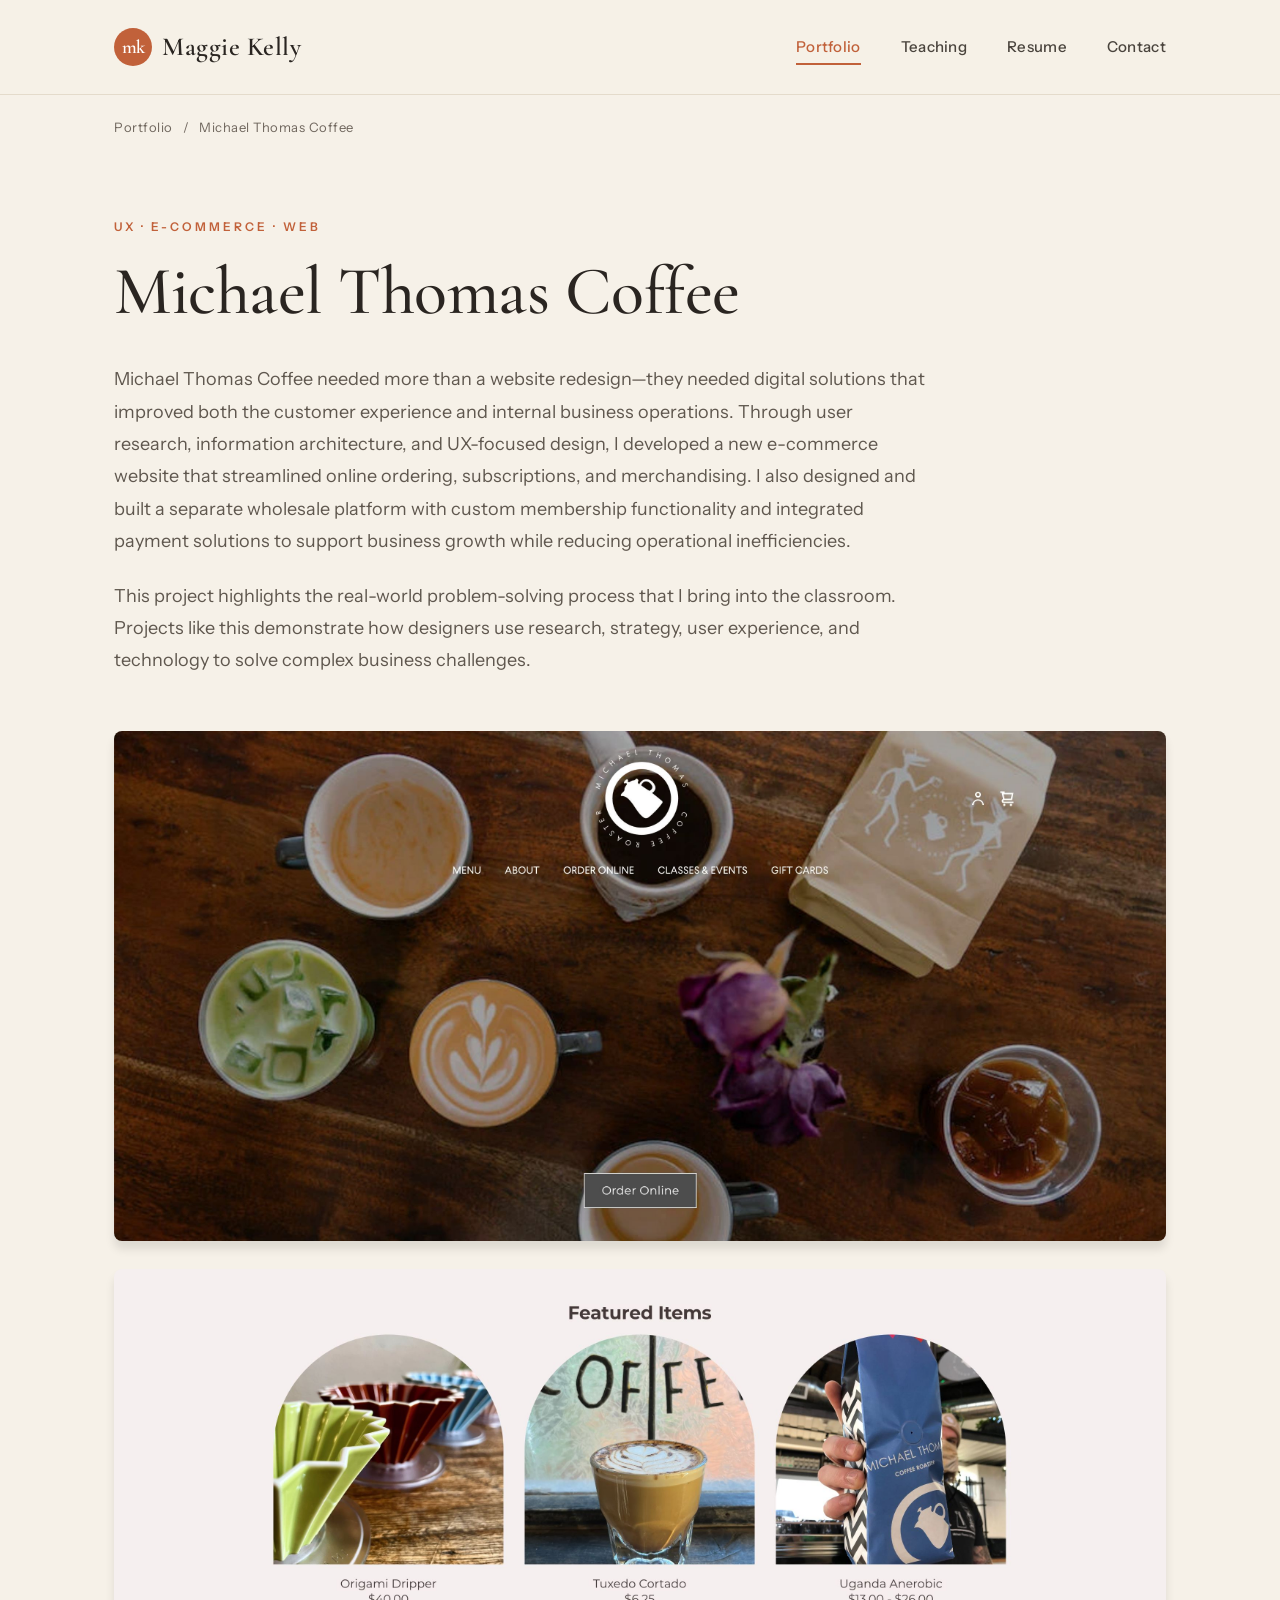
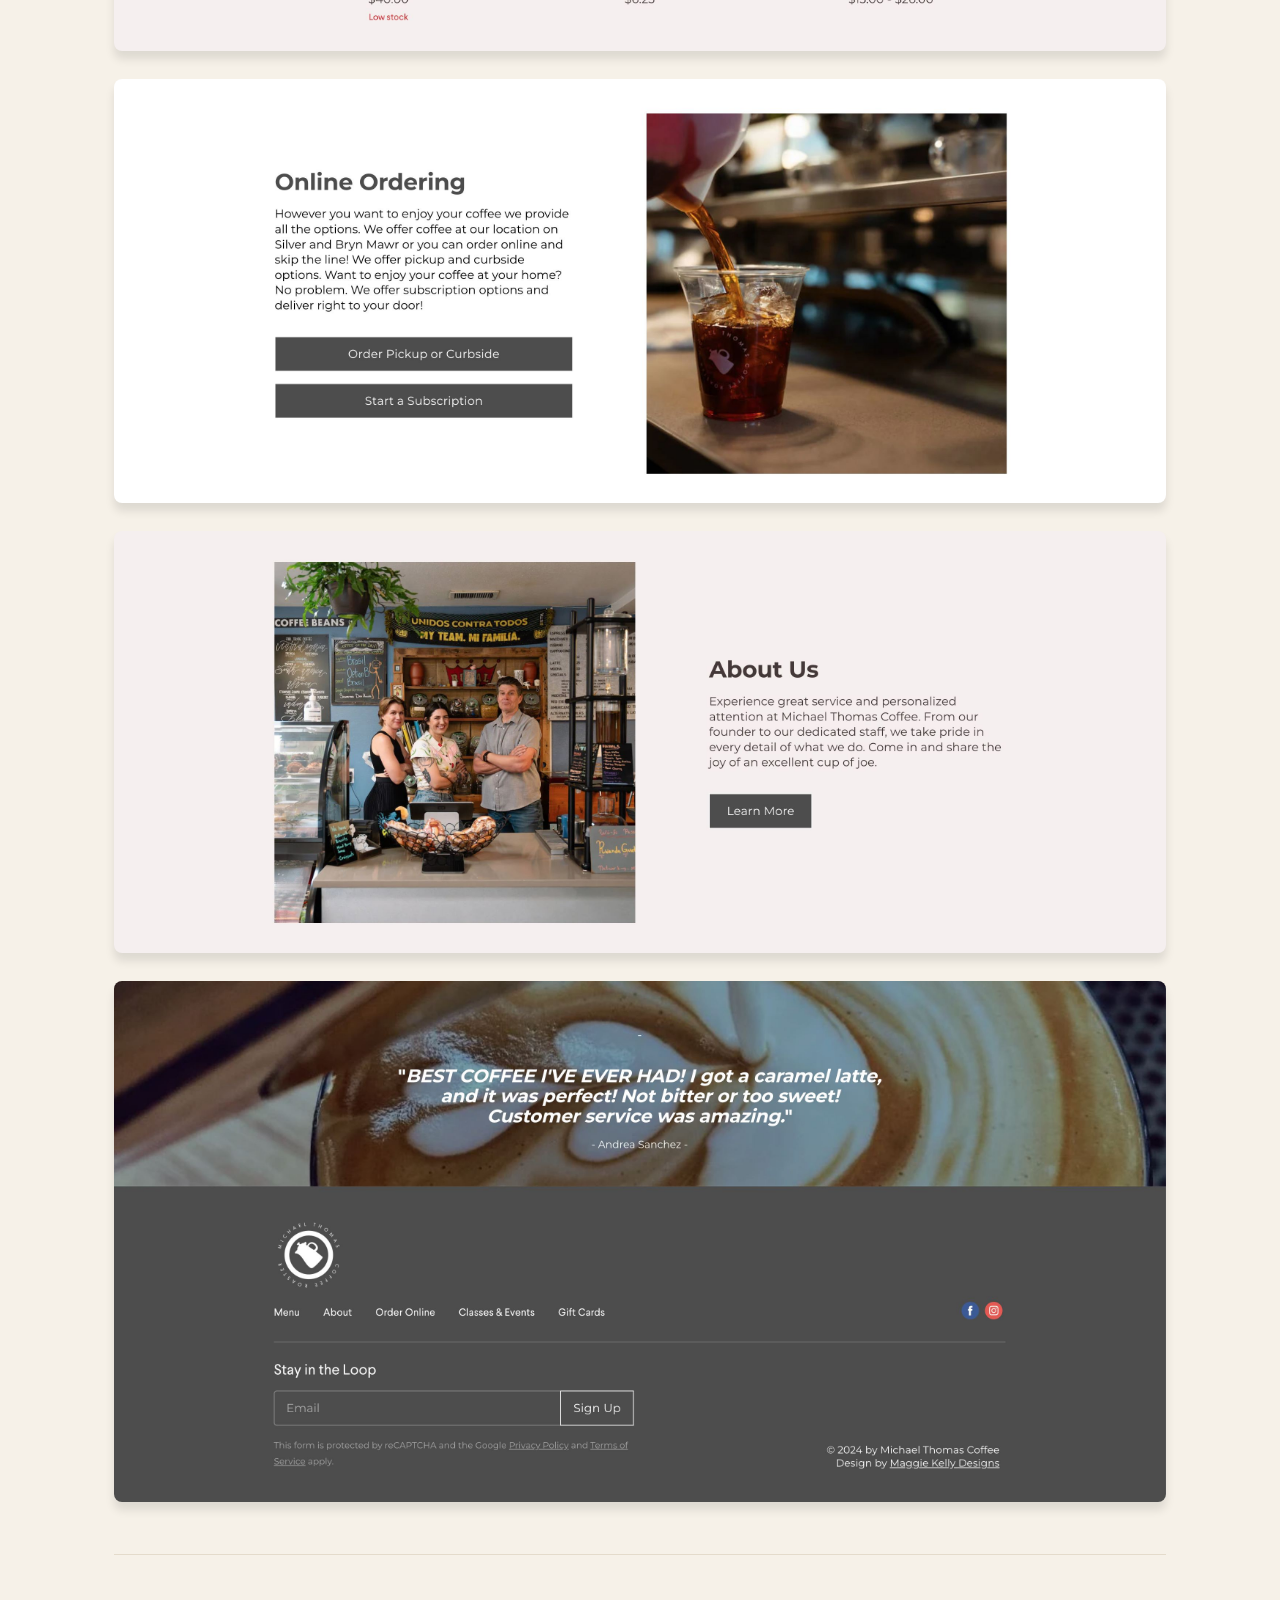
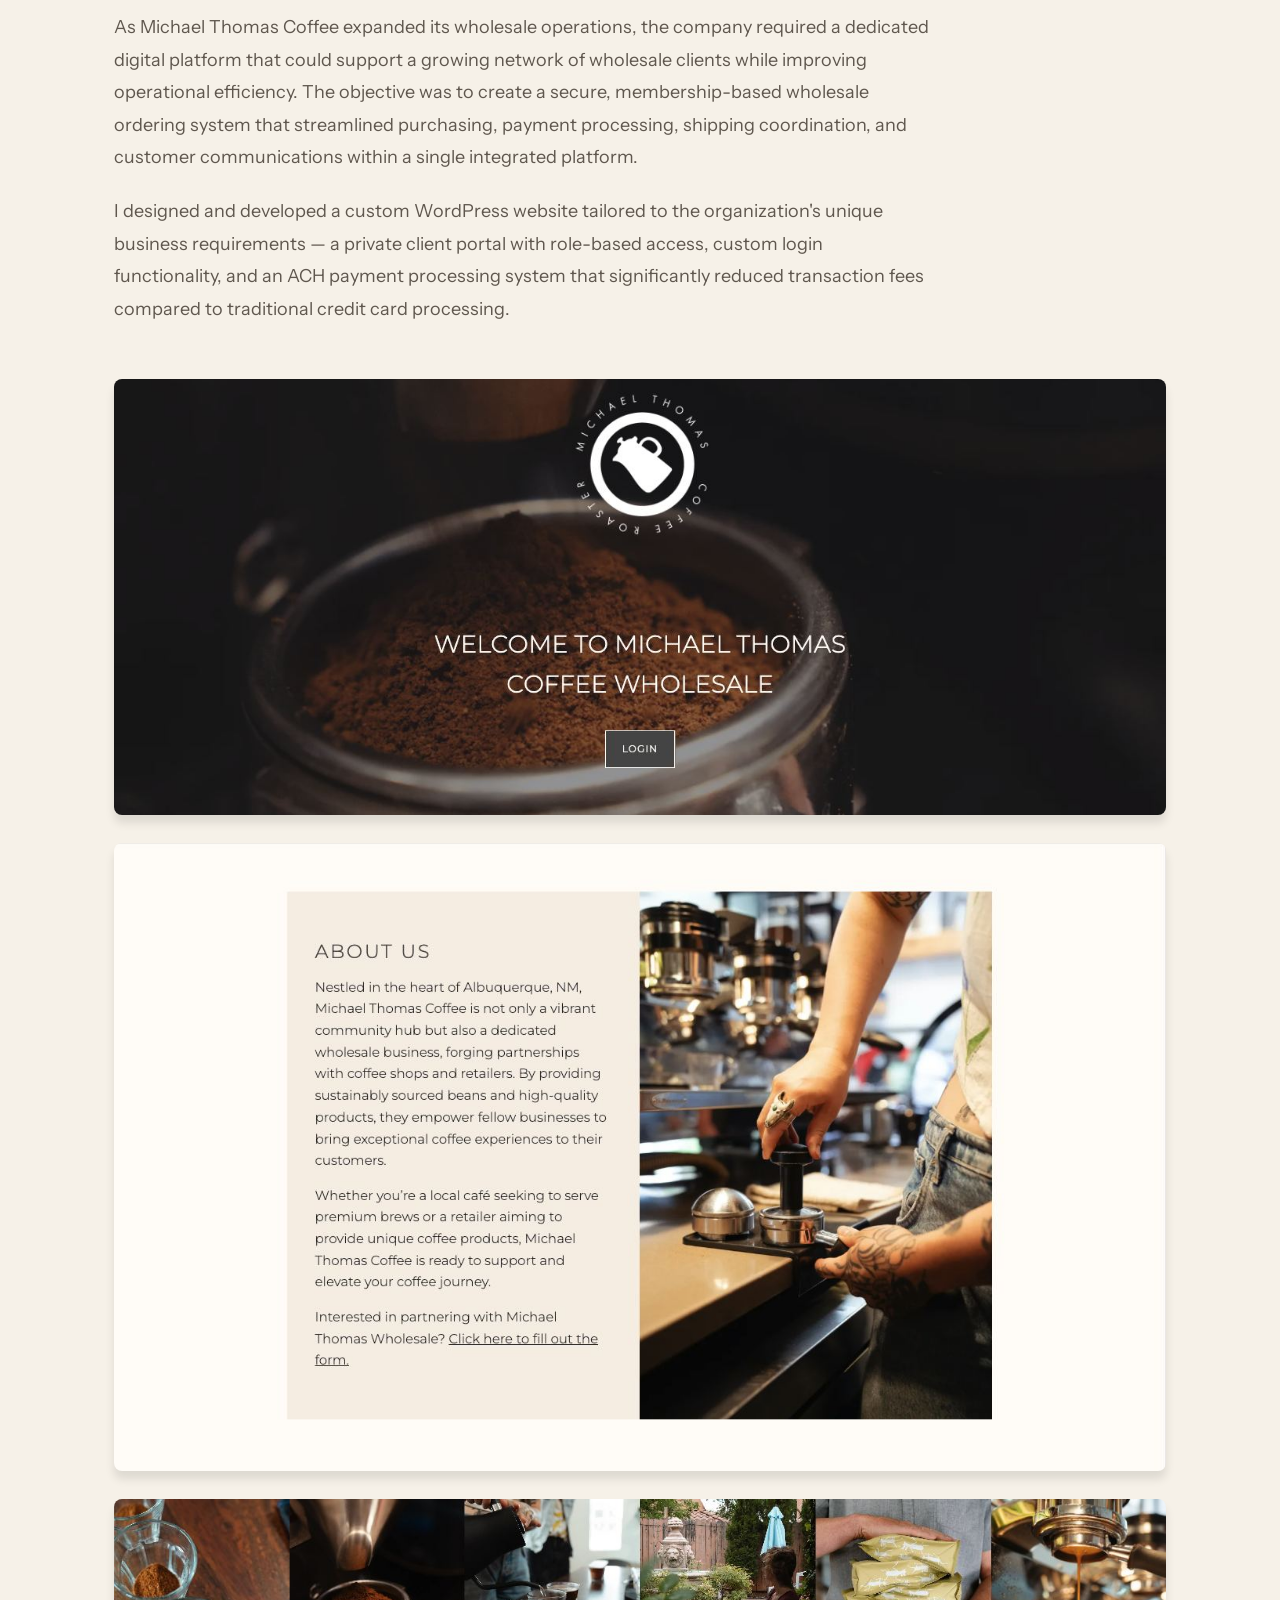
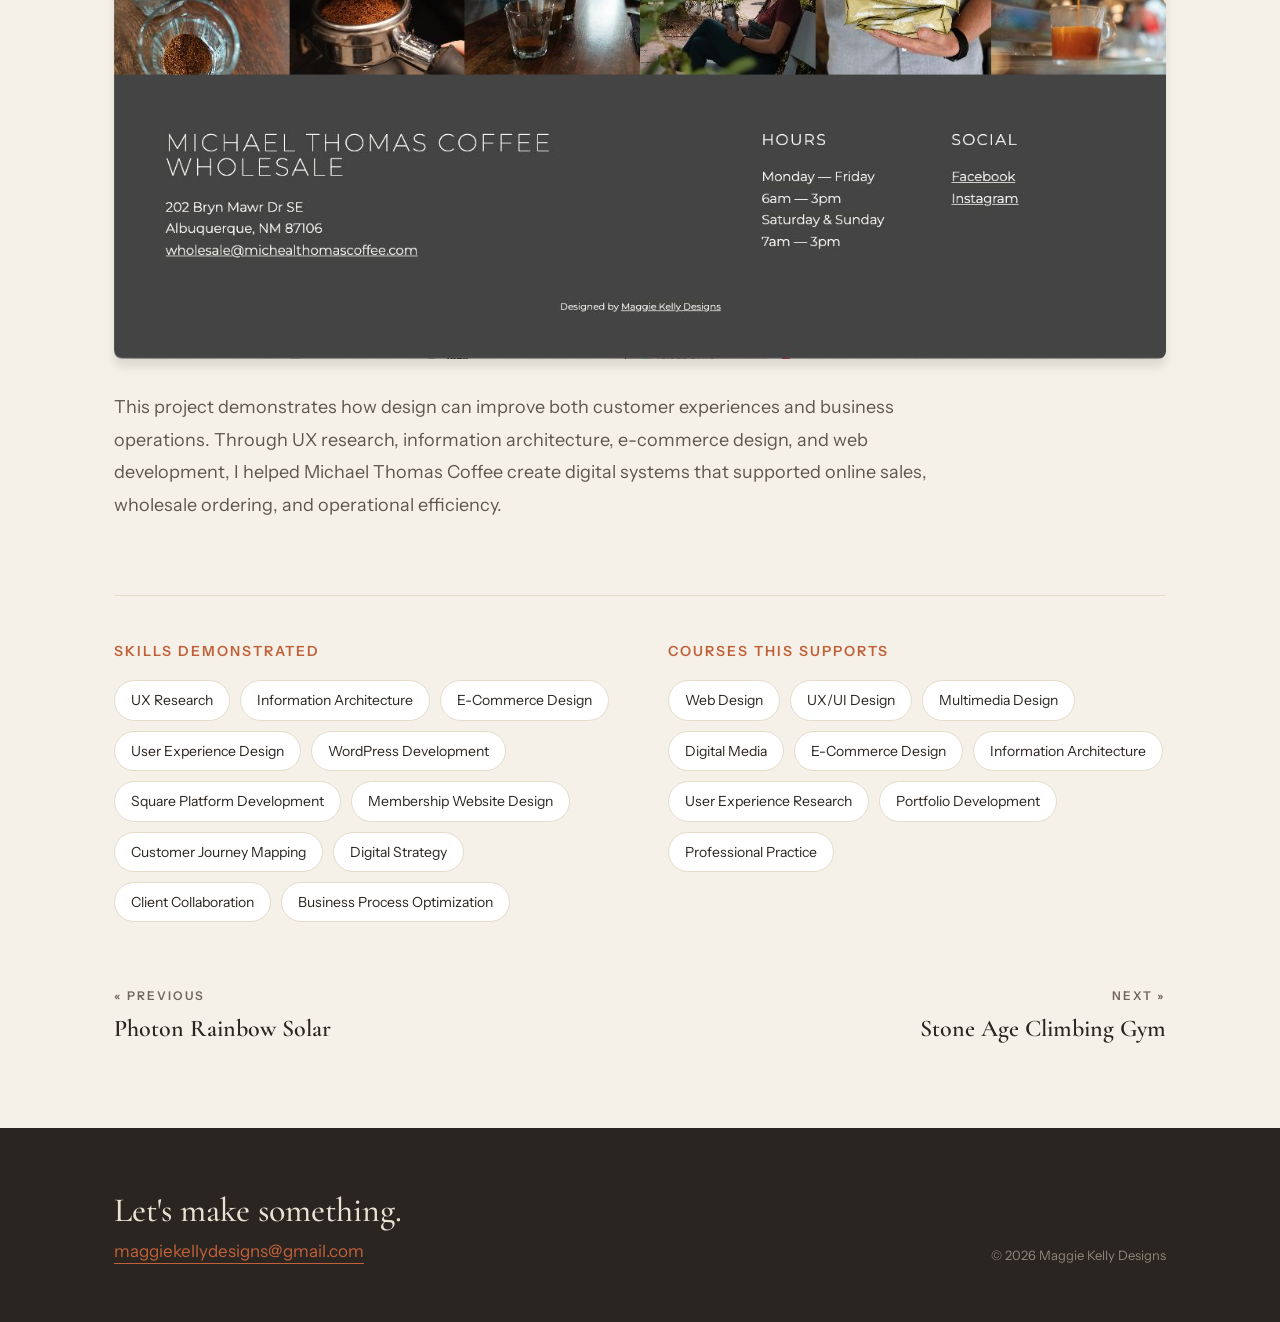
<file: michael-thomas-coffee.html>
<!DOCTYPE html>
<html lang="en">
<head>
<meta charset="utf-8">
<meta name="viewport" content="width=device-width, initial-scale=1">
<title>Michael Thomas Coffee — Maggie Kelly Designs</title>
<meta name="description" content="Michael Thomas Coffee needed more than a website redesign—they needed digital solutions that improved both the customer experience and internal business op">
<link rel="preconnect" href="https://fonts.googleapis.com">
<link rel="preconnect" href="https://fonts.gstatic.com" crossorigin>
<link href="https://fonts.googleapis.com/css2?family=Cormorant+Garamond:ital,wght@0,400;0,500;0,600;0,700;1,400;1,500&family=Instrument+Sans:wght@400;500;600&display=swap" rel="stylesheet">
<link rel="stylesheet" href="css/style.css">
</head>
<body>

<header class="site-header">
  <div class="nav">
    <a class="logo" href="index.html">
      <span class="mark">mk</span>
      <span class="word">Maggie Kelly</span>
    </a>
    <button class="nav-toggle" aria-label="Menu"><span></span><span></span><span></span></button>
    <nav class="nav-links">
      <a href="index.html" class="active">Portfolio</a>
      <a href="teaching.html">Teaching</a>
      <a href="resume.html">Resume</a>
      <a href="contact.html">Contact</a>
    </nav>
  </div>
</header>

<main>
  <section class="wrap">
    <div class="crumb"><a href="index.html">Portfolio</a><span>/</span><span>Michael Thomas Coffee</span></div>
    <div class="page-hero" style="border-bottom:none;padding-bottom:24px;">
      <div class="eyebrow">UX · E-Commerce · Web</div>
      <h1>Michael Thomas Coffee</h1>
    </div>
    <div class="project-intro">
      <p>Michael Thomas Coffee needed more than a website redesign—they needed digital solutions that improved both the customer experience and internal business operations. Through user research, information architecture, and UX-focused design, I developed a new e-commerce website that streamlined online ordering, subscriptions, and merchandising. I also designed and built a separate wholesale platform with custom membership functionality and integrated payment solutions to support business growth while reducing operational inefficiencies.</p>
      <p>This project highlights the real-world problem-solving process that I bring into the classroom. Projects like this demonstrate how designers use research, strategy, user experience, and technology to solve complex business challenges.</p>
    </div>
    <div class="gallery">
      <img src="images/mtc-hero-page.jpg" alt="">
      <img src="images/mtc-1.jpg" alt="">
      <img src="images/mtc-2.jpg" alt="">
      <img src="images/mtc-3-e1750440522378.jpg" alt="">
      <img src="images/mtc-4.jpg" alt="">
    </div>

    <hr class="project-divider">
    <div class="project-intro">
      <p>As Michael Thomas Coffee expanded its wholesale operations, the company required a dedicated digital platform that could support a growing network of wholesale clients while improving operational efficiency. The objective was to create a secure, membership-based wholesale ordering system that streamlined purchasing, payment processing, shipping coordination, and customer communications within a single integrated platform.</p>
      <p>I designed and developed a custom WordPress website tailored to the organization's unique business requirements — a private client portal with role-based access, custom login functionality, and an ACH payment processing system that significantly reduced transaction fees compared to traditional credit card processing.</p>
    </div>
    <div class="gallery">
      <img src="images/mtc-wholesale-hero.jpg" alt="">
      <img src="images/mtc-wholesale-1.jpg" alt="">
      <img src="images/mtc-wholesale-2.jpg" alt="">
    </div>

    <div class="project-intro" style="padding-top:24px;">
      <p>This project demonstrates how design can improve both customer experiences and business operations. Through UX research, information architecture, e-commerce design, and web development, I helped Michael Thomas Coffee create digital systems that supported online sales, wholesale ordering, and operational efficiency.</p>
    </div>

    <div class="detail-lists">
      <div>
        <h3>Skills Demonstrated</h3>
        <div class="chip-list">
        <span class="chip">UX Research</span>
        <span class="chip">Information Architecture</span>
        <span class="chip">E-Commerce Design</span>
        <span class="chip">User Experience Design</span>
        <span class="chip">WordPress Development</span>
        <span class="chip">Square Platform Development</span>
        <span class="chip">Membership Website Design</span>
        <span class="chip">Customer Journey Mapping</span>
        <span class="chip">Digital Strategy</span>
        <span class="chip">Client Collaboration</span>
        <span class="chip">Business Process Optimization</span>
        </div>
      </div>
      <div>
        <h3>Courses This Supports</h3>
        <div class="chip-list">
        <span class="chip">Web Design</span>
        <span class="chip">UX/UI Design</span>
        <span class="chip">Multimedia Design</span>
        <span class="chip">Digital Media</span>
        <span class="chip">E-Commerce Design</span>
        <span class="chip">Information Architecture</span>
        <span class="chip">User Experience Research</span>
        <span class="chip">Portfolio Development</span>
        <span class="chip">Professional Practice</span>
        </div>
      </div>
    </div>

    <div class="project-nav">
      <a class="prev" href="photon-rainbow-solar.html"><span class="dir">« Previous</span>Photon Rainbow Solar</a>
      <a class="next" href="stone-age-climbing-gym.html"><span class="dir">Next »</span>Stone Age Climbing Gym</a>
    </div>
  </section>
</main>

<footer class="site-footer">
  <div class="footer-inner">
    <div>
      <div class="big">Let's make something.</div>
      <a class="email" href="mailto:maggiekellydesigns@gmail.com">maggiekellydesigns@gmail.com</a>
    </div>
    <div class="footer-copy">© 2026 Maggie Kelly Designs</div>
  </div>
</footer>

<script src="js/main.js"></script>
</body>
</html>
</file>
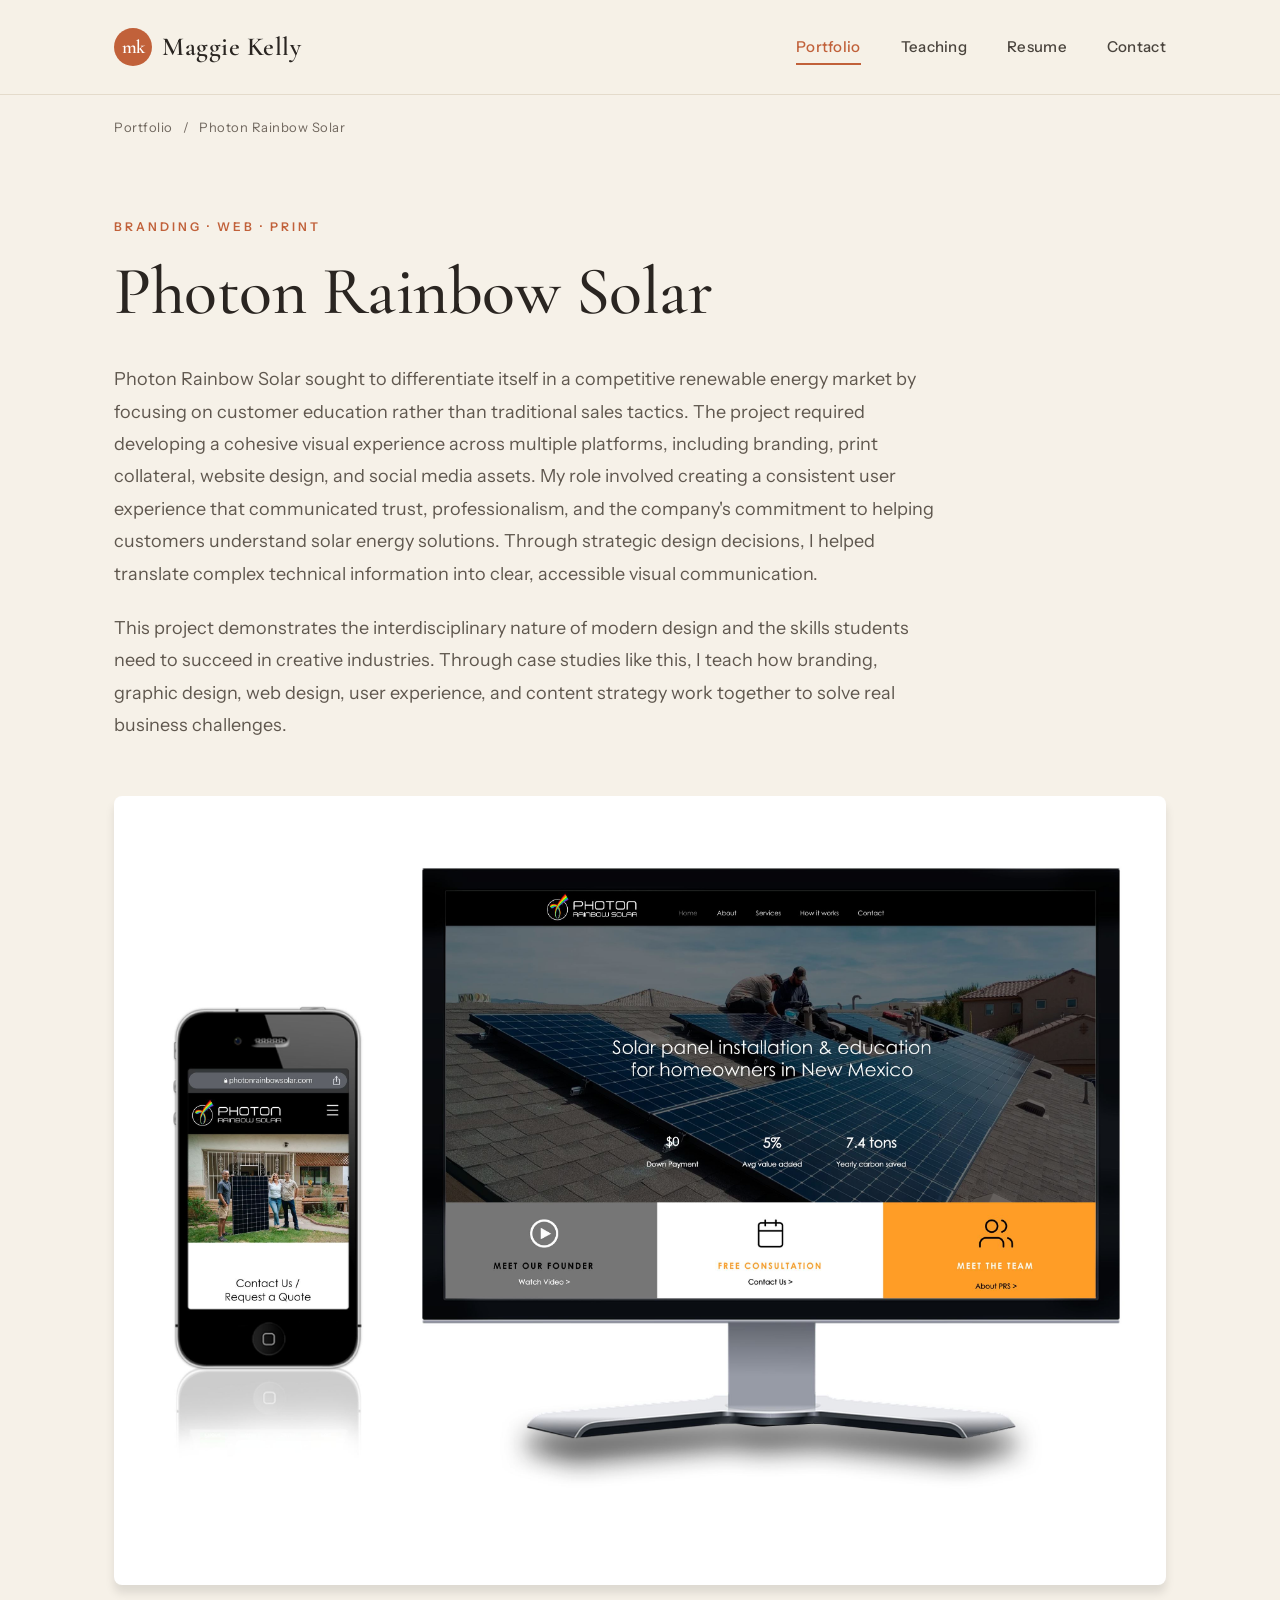
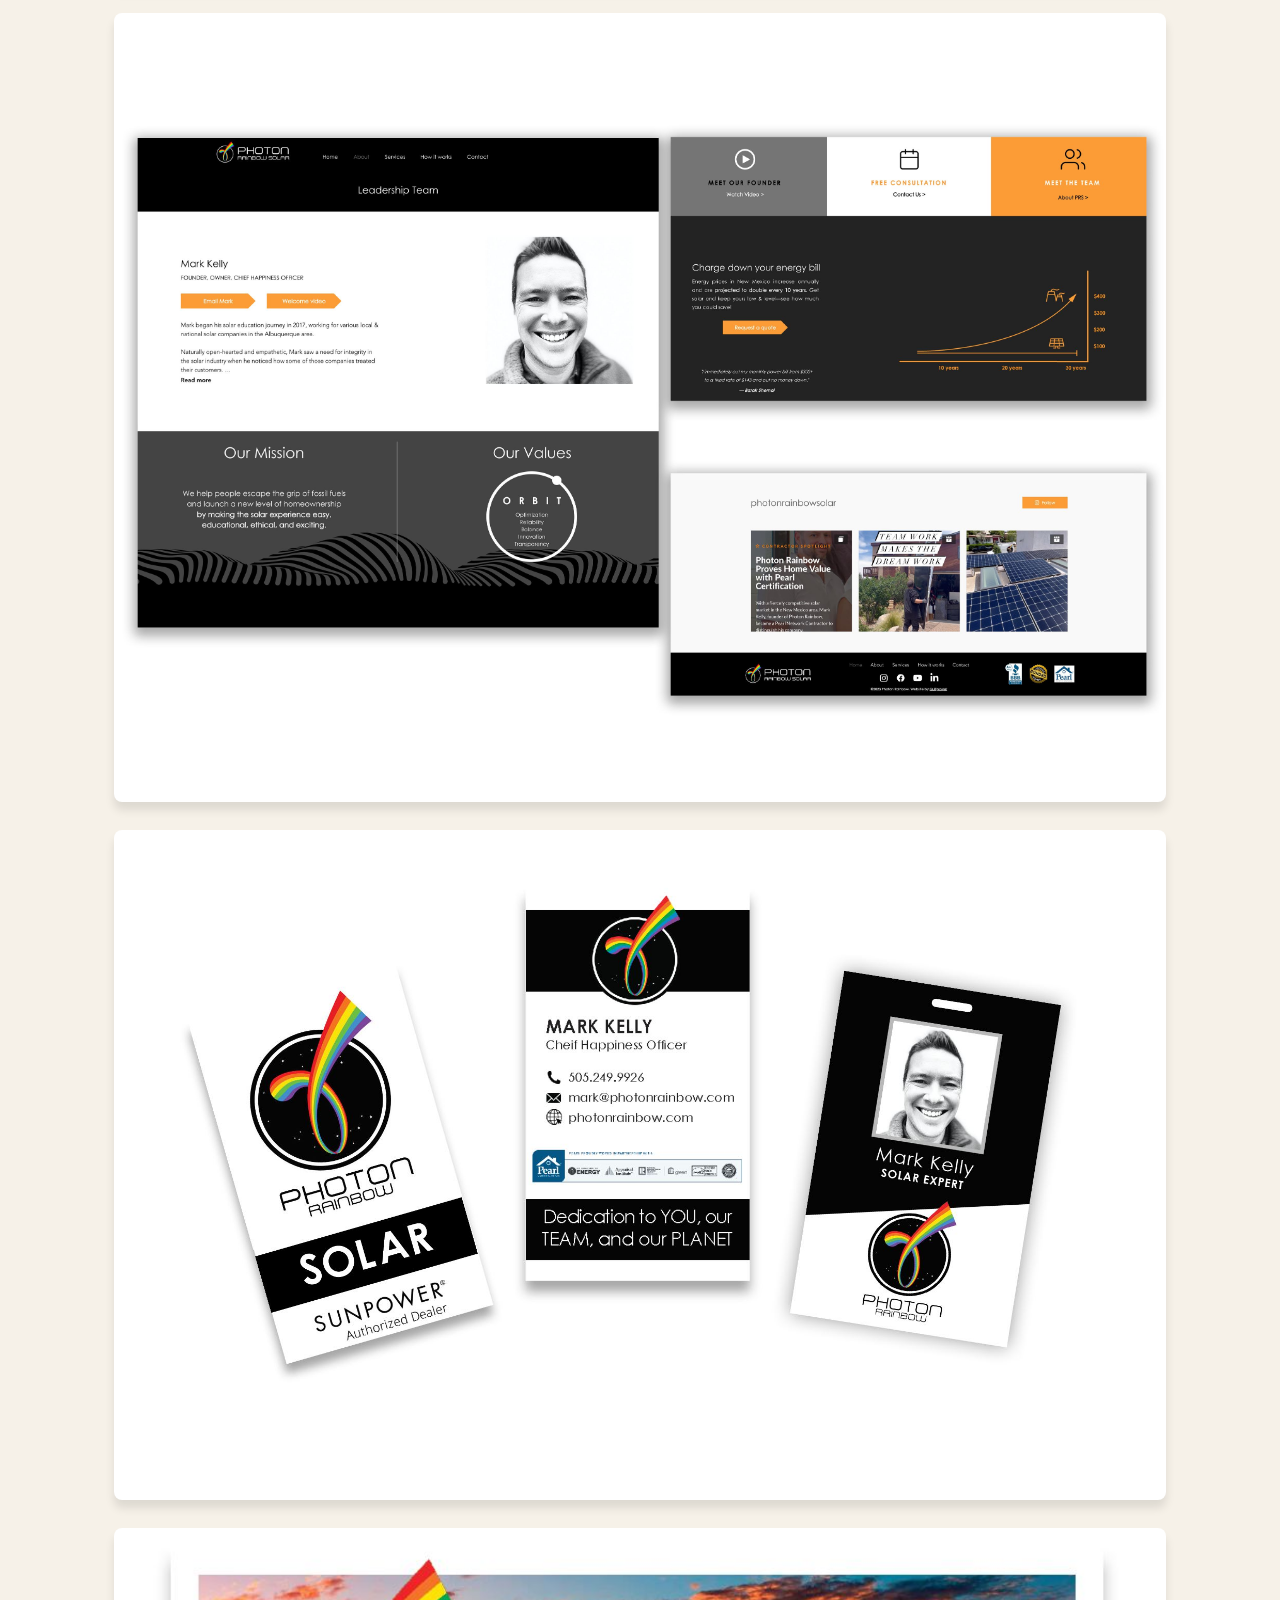
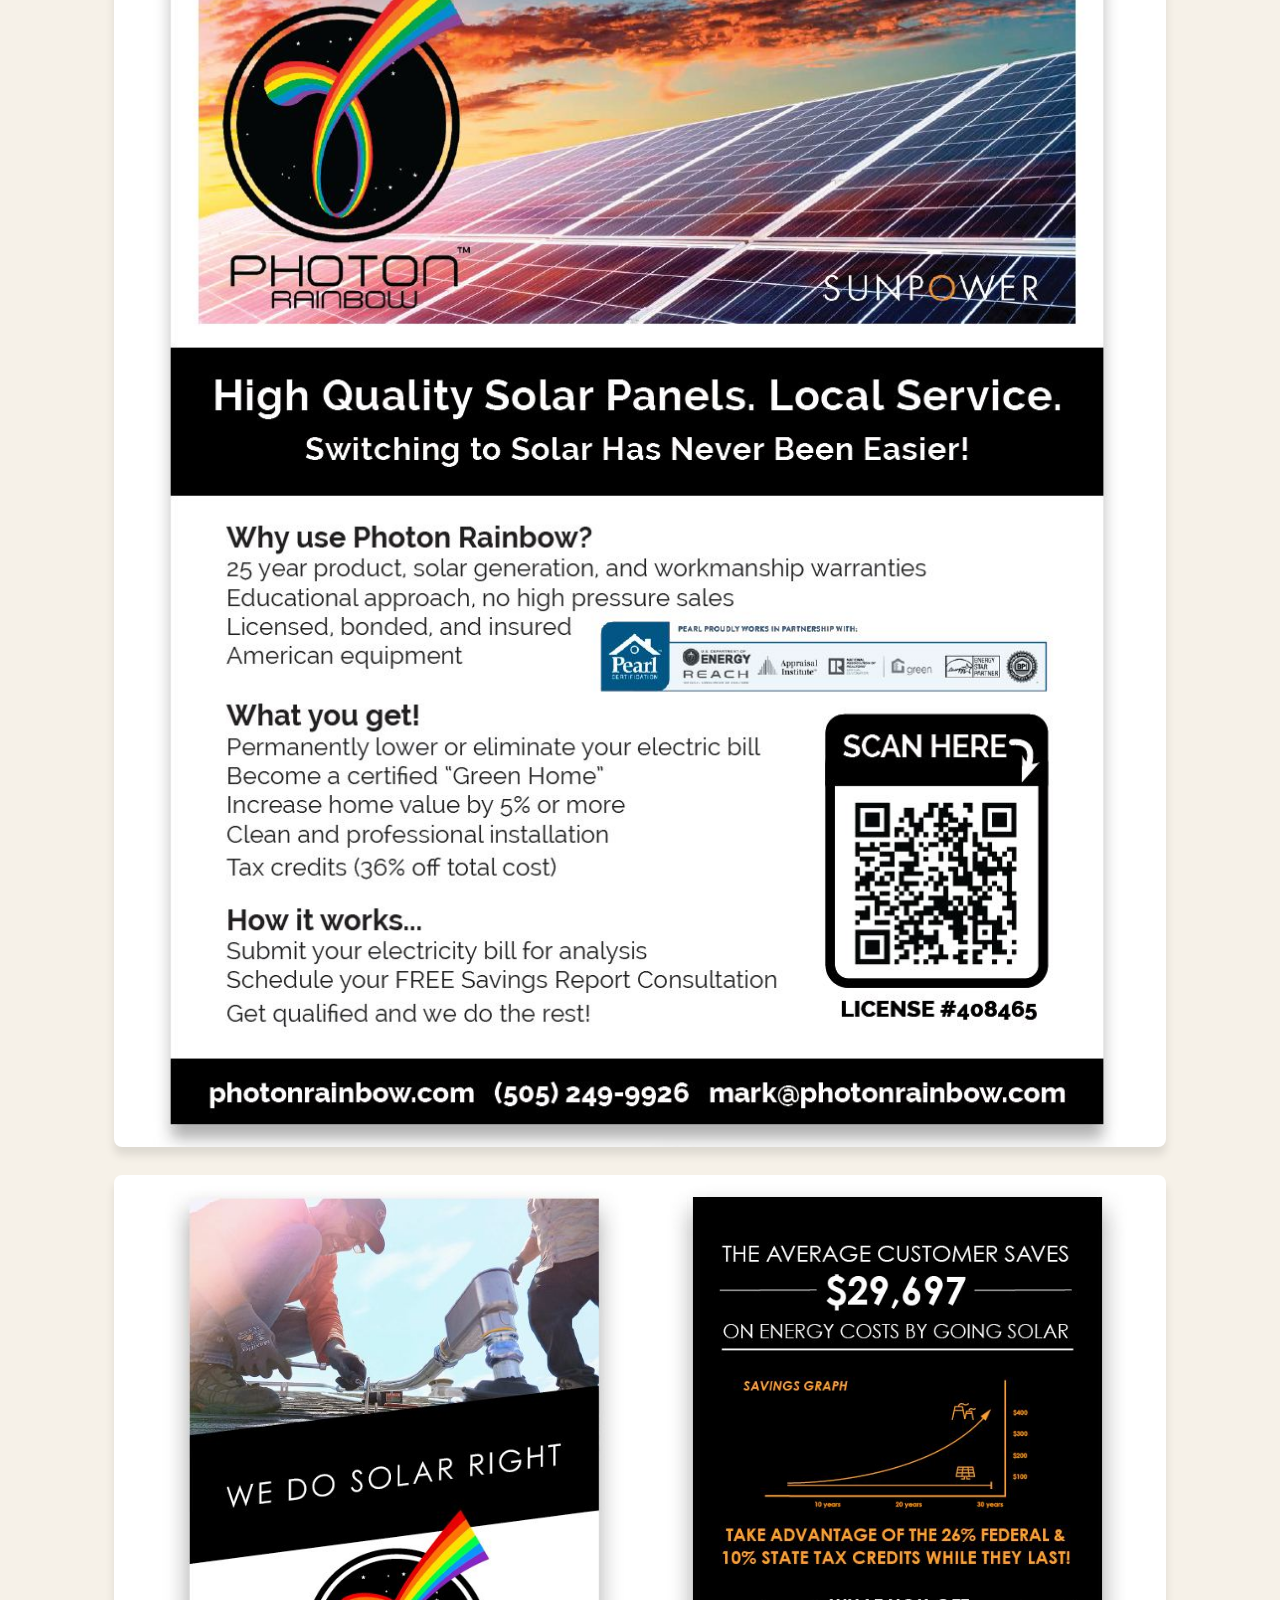
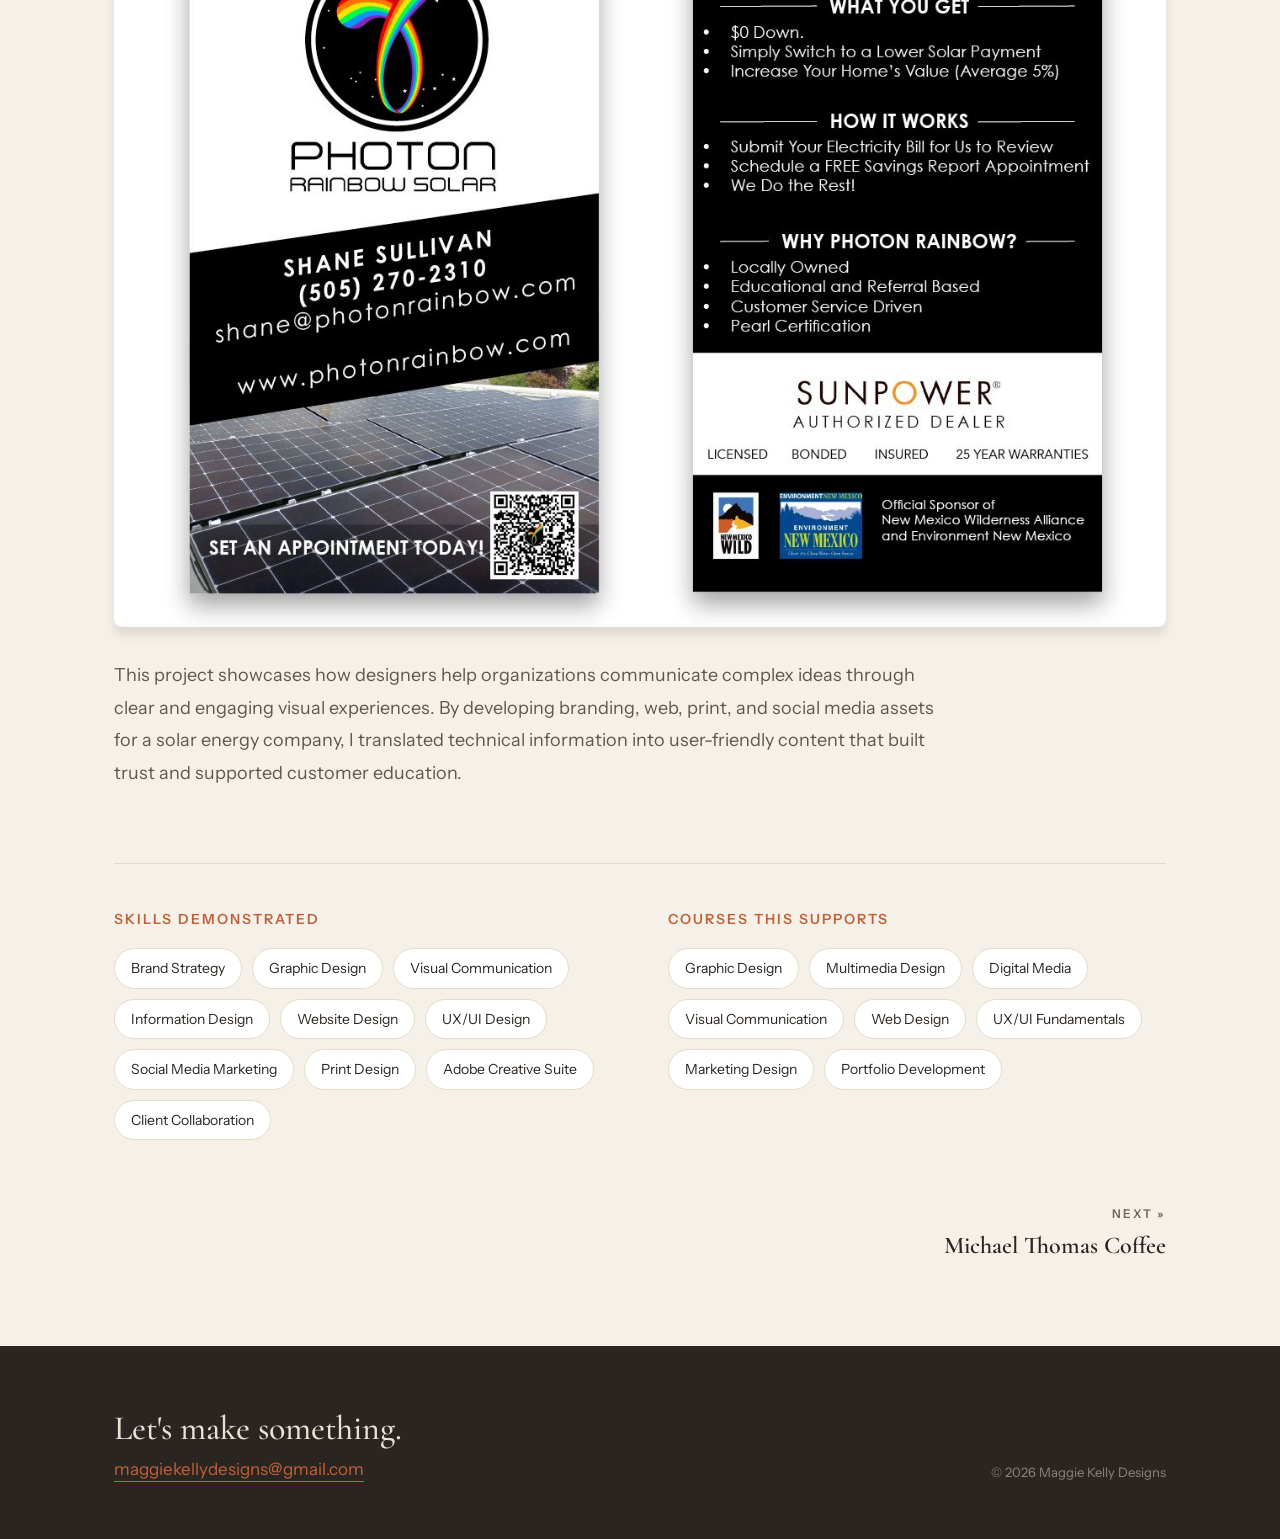
<file: photon-rainbow-solar.html>
<!DOCTYPE html>
<html lang="en">
<head>
<meta charset="utf-8">
<meta name="viewport" content="width=device-width, initial-scale=1">
<title>Photon Rainbow Solar — Maggie Kelly Designs</title>
<meta name="description" content="Photon Rainbow Solar sought to differentiate itself in a competitive renewable energy market by focusing on customer education rather than traditional sale">
<link rel="preconnect" href="https://fonts.googleapis.com">
<link rel="preconnect" href="https://fonts.gstatic.com" crossorigin>
<link href="https://fonts.googleapis.com/css2?family=Cormorant+Garamond:ital,wght@0,400;0,500;0,600;0,700;1,400;1,500&family=Instrument+Sans:wght@400;500;600&display=swap" rel="stylesheet">
<link rel="stylesheet" href="css/style.css">
</head>
<body>

<header class="site-header">
  <div class="nav">
    <a class="logo" href="index.html">
      <span class="mark">mk</span>
      <span class="word">Maggie Kelly</span>
    </a>
    <button class="nav-toggle" aria-label="Menu"><span></span><span></span><span></span></button>
    <nav class="nav-links">
      <a href="index.html" class="active">Portfolio</a>
      <a href="teaching.html">Teaching</a>
      <a href="resume.html">Resume</a>
      <a href="contact.html">Contact</a>
    </nav>
  </div>
</header>

<main>
  <section class="wrap">
    <div class="crumb"><a href="index.html">Portfolio</a><span>/</span><span>Photon Rainbow Solar</span></div>
    <div class="page-hero" style="border-bottom:none;padding-bottom:24px;">
      <div class="eyebrow">Branding · Web · Print</div>
      <h1>Photon Rainbow Solar</h1>
    </div>
    <div class="project-intro">
      <p>Photon Rainbow Solar sought to differentiate itself in a competitive renewable energy market by focusing on customer education rather than traditional sales tactics. The project required developing a cohesive visual experience across multiple platforms, including branding, print collateral, website design, and social media assets. My role involved creating a consistent user experience that communicated trust, professionalism, and the company's commitment to helping customers understand solar energy solutions. Through strategic design decisions, I helped translate complex technical information into clear, accessible visual communication.</p>
      <p>This project demonstrates the interdisciplinary nature of modern design and the skills students need to succeed in creative industries. Through case studies like this, I teach how branding, graphic design, web design, user experience, and content strategy work together to solve real business challenges.</p>
    </div>
    <div class="gallery">
      <img src="images/pr-web-design.jpg" alt="">
      <img src="images/pr-web-design2.jpg" alt="">
      <img src="images/photon-rainbow-business-cards.jpg" alt="">
      <img src="images/photon-rainbow-flyer-image_shadow.jpg" alt="">
      <img src="images/pr-rack-card.jpg" alt="">
    </div>

    <div class="project-intro" style="padding-top:24px;">
      <p>This project showcases how designers help organizations communicate complex ideas through clear and engaging visual experiences. By developing branding, web, print, and social media assets for a solar energy company, I translated technical information into user-friendly content that built trust and supported customer education.</p>
    </div>

    <div class="detail-lists">
      <div>
        <h3>Skills Demonstrated</h3>
        <div class="chip-list">
        <span class="chip">Brand Strategy</span>
        <span class="chip">Graphic Design</span>
        <span class="chip">Visual Communication</span>
        <span class="chip">Information Design</span>
        <span class="chip">Website Design</span>
        <span class="chip">UX/UI Design</span>
        <span class="chip">Social Media Marketing</span>
        <span class="chip">Print Design</span>
        <span class="chip">Adobe Creative Suite</span>
        <span class="chip">Client Collaboration</span>
        </div>
      </div>
      <div>
        <h3>Courses This Supports</h3>
        <div class="chip-list">
        <span class="chip">Graphic Design</span>
        <span class="chip">Multimedia Design</span>
        <span class="chip">Digital Media</span>
        <span class="chip">Visual Communication</span>
        <span class="chip">Web Design</span>
        <span class="chip">UX/UI Fundamentals</span>
        <span class="chip">Marketing Design</span>
        <span class="chip">Portfolio Development</span>
        </div>
      </div>
    </div>

    <div class="project-nav">
      <span></span>
      <a class="next" href="michael-thomas-coffee.html"><span class="dir">Next »</span>Michael Thomas Coffee</a>
    </div>
  </section>
</main>

<footer class="site-footer">
  <div class="footer-inner">
    <div>
      <div class="big">Let's make something.</div>
      <a class="email" href="mailto:maggiekellydesigns@gmail.com">maggiekellydesigns@gmail.com</a>
    </div>
    <div class="footer-copy">© 2026 Maggie Kelly Designs</div>
  </div>
</footer>

<script src="js/main.js"></script>
</body>
</html>
</file>
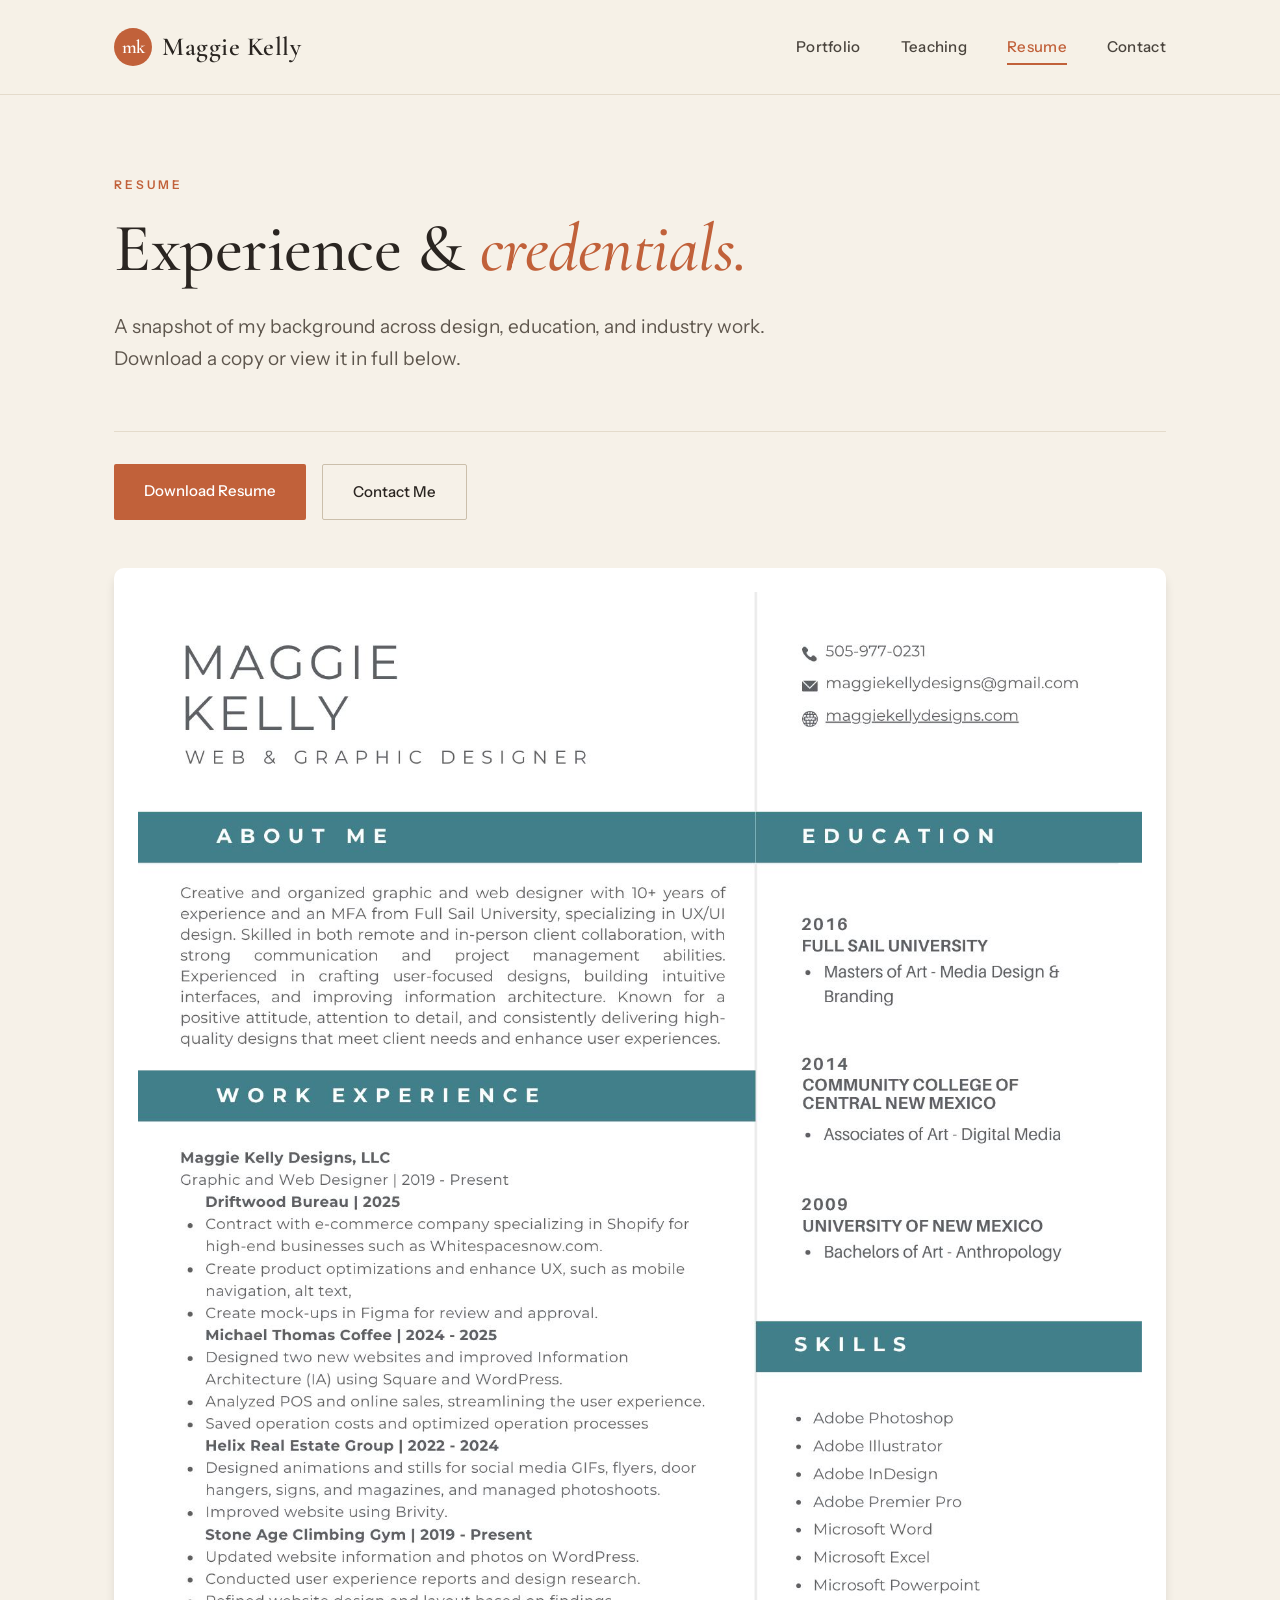
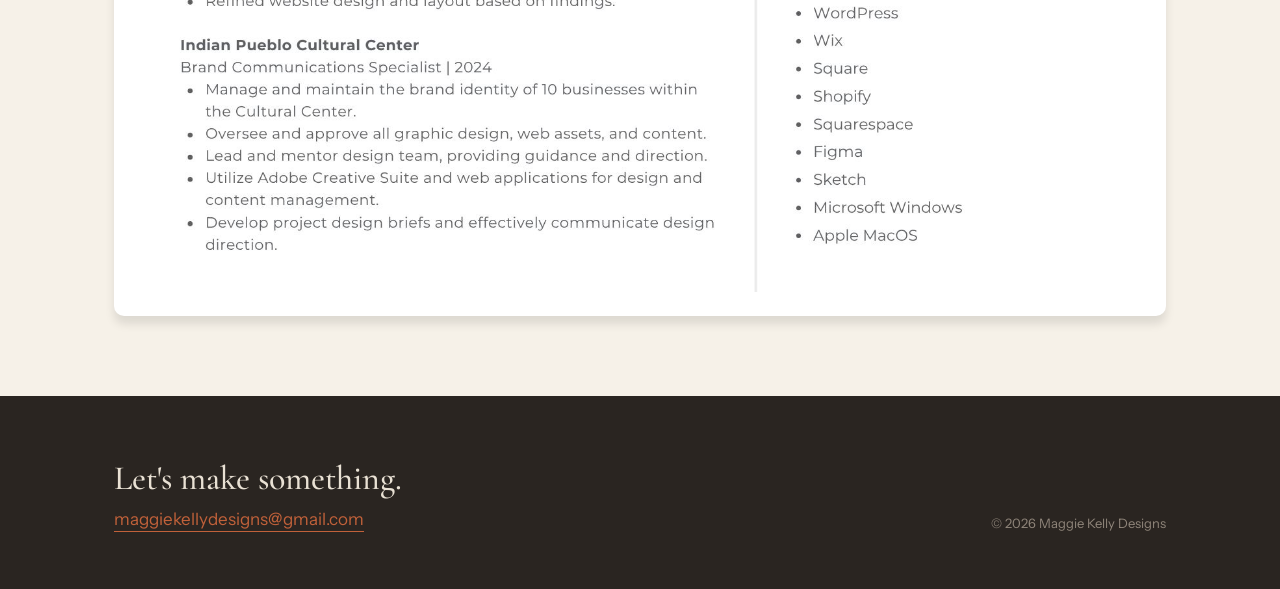
<file: resume.html>
<!DOCTYPE html>
<html lang="en">
<head>
<meta charset="utf-8">
<meta name="viewport" content="width=device-width, initial-scale=1">
<title>Resume — Maggie Kelly Designs</title>
<meta name="description" content="Resume of Maggie Kelly — multimedia designer, graphic design educator, and UX/UI specialist.">
<link rel="preconnect" href="https://fonts.googleapis.com">
<link rel="preconnect" href="https://fonts.gstatic.com" crossorigin>
<link href="https://fonts.googleapis.com/css2?family=Cormorant+Garamond:ital,wght@0,400;0,500;0,600;0,700;1,400;1,500&family=Instrument+Sans:wght@400;500;600&display=swap" rel="stylesheet">
<link rel="stylesheet" href="css/style.css">
</head>
<body>

<header class="site-header">
  <div class="nav">
    <a class="logo" href="index.html">
      <span class="mark">mk</span>
      <span class="word">Maggie Kelly</span>
    </a>
    <button class="nav-toggle" aria-label="Menu"><span></span><span></span><span></span></button>
    <nav class="nav-links">
      <a href="index.html">Portfolio</a>
      <a href="teaching.html">Teaching</a>
      <a href="resume.html" class="active">Resume</a>
      <a href="contact.html">Contact</a>
    </nav>
  </div>
</header>

<main>
  <section class="wrap">
    <div class="page-hero">
      <div class="eyebrow">Resume</div>
      <h1>Experience &amp; <span class="italic">credentials.</span></h1>
      <p>A snapshot of my background across design, education, and industry work. Download a copy or view it in full below.</p>
    </div>
  </section>

  <section class="wrap" style="padding-bottom:80px;">
    <div class="resume-actions">
      <a class="btn btn-clay" href="images/maggie-kelly-resume-2025-1.jpg" download target="_blank" rel="noopener">Download Resume</a>
      <a class="btn btn-outline" href="contact.html">Contact Me</a>
    </div>
    <div class="resume-frame">
      <img src="images/maggie-kelly-resume-2025-1.jpg" alt="Maggie Kelly resume, 2025">
    </div>
  </section>
</main>

<footer class="site-footer">
  <div class="footer-inner">
    <div>
      <div class="big">Let's make something.</div>
      <a class="email" href="mailto:maggiekellydesigns@gmail.com">maggiekellydesigns@gmail.com</a>
    </div>
    <div class="footer-copy">© 2026 Maggie Kelly Designs</div>
  </div>
</footer>

<script src="js/main.js"></script>
</body>
</html>
</file>
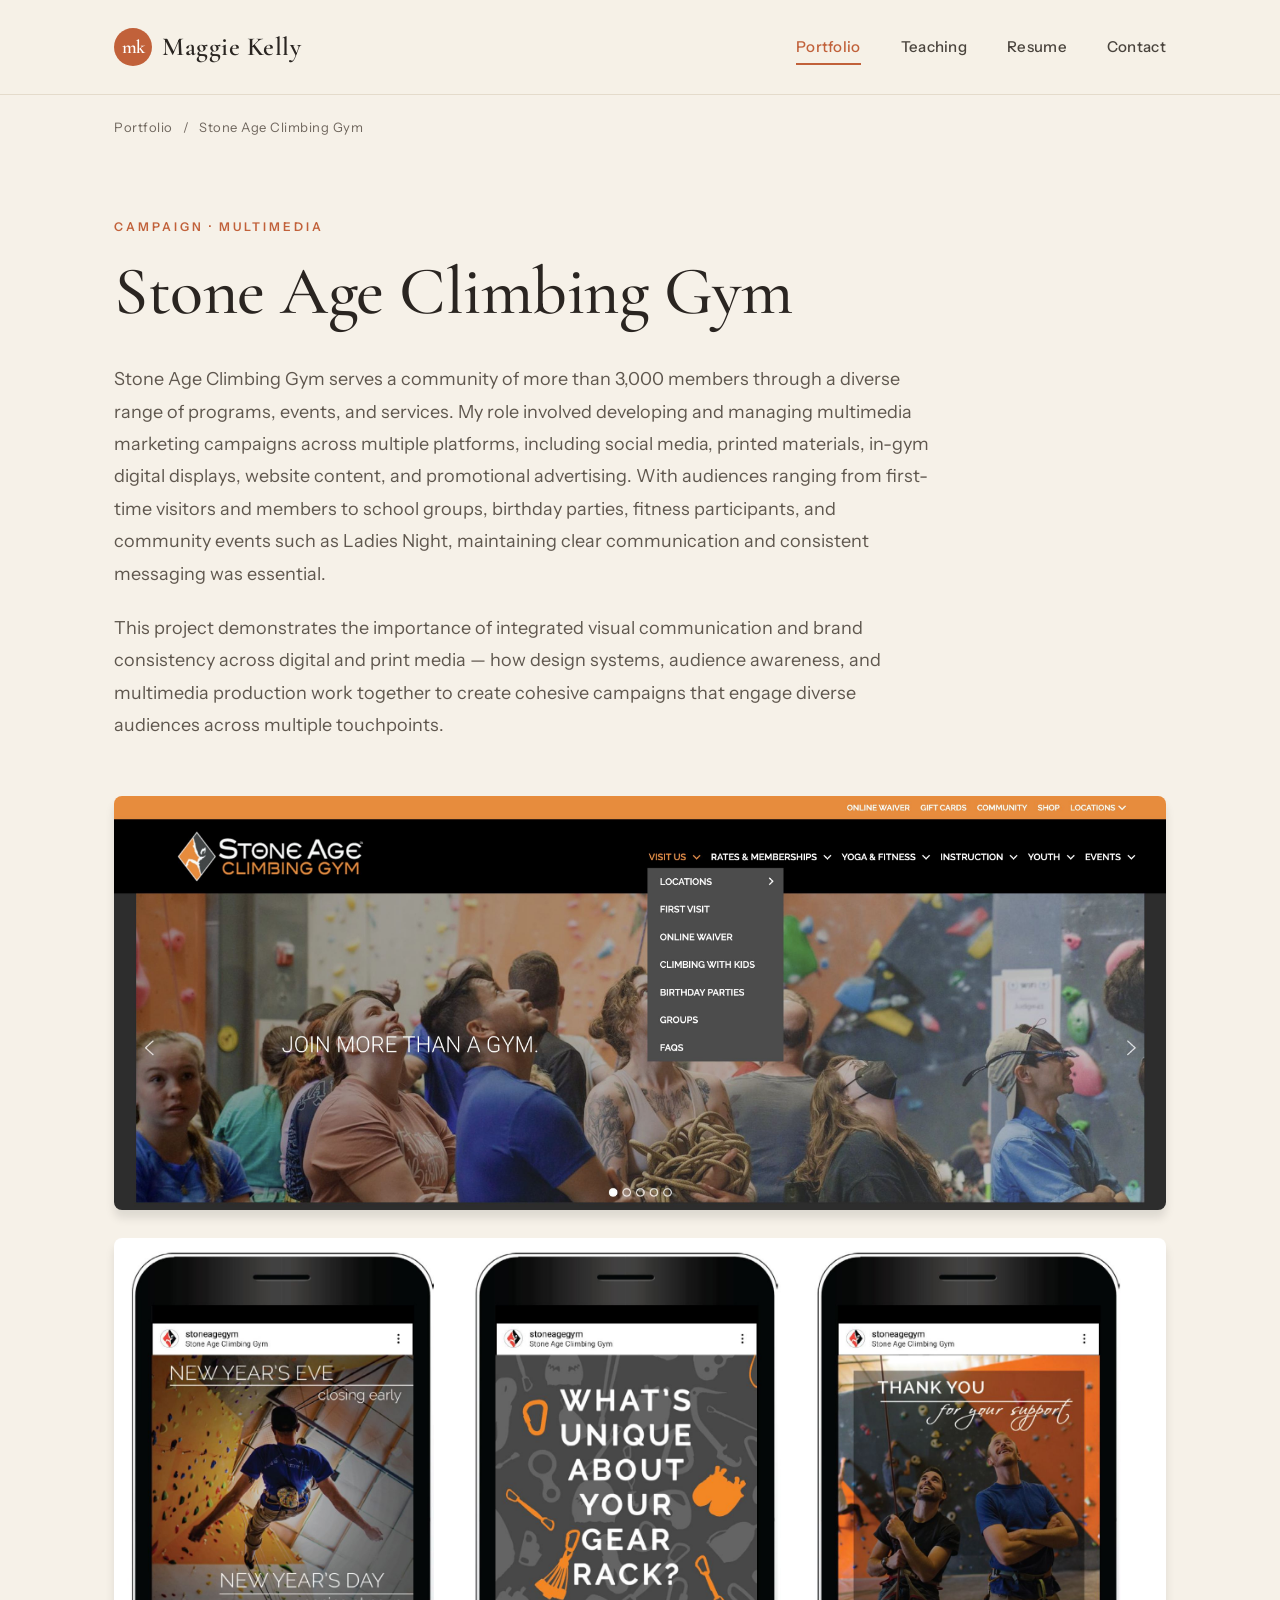
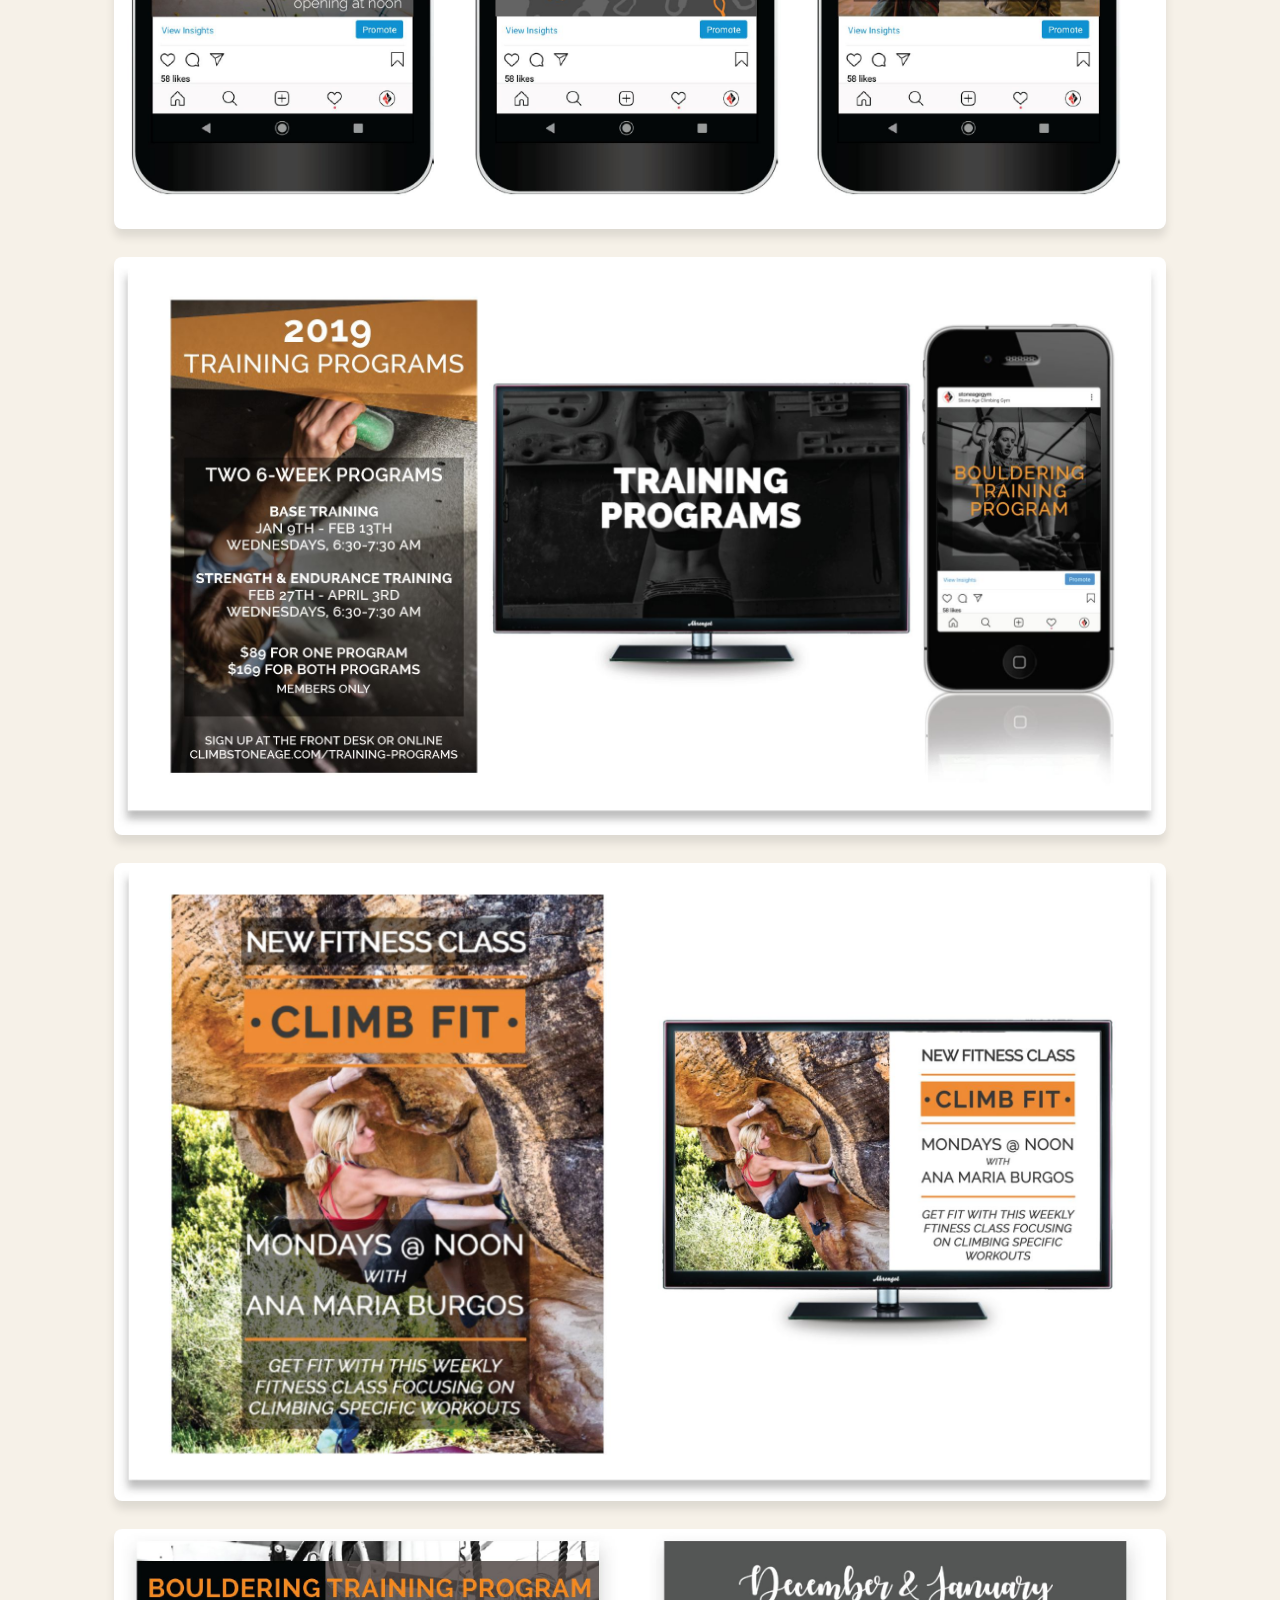
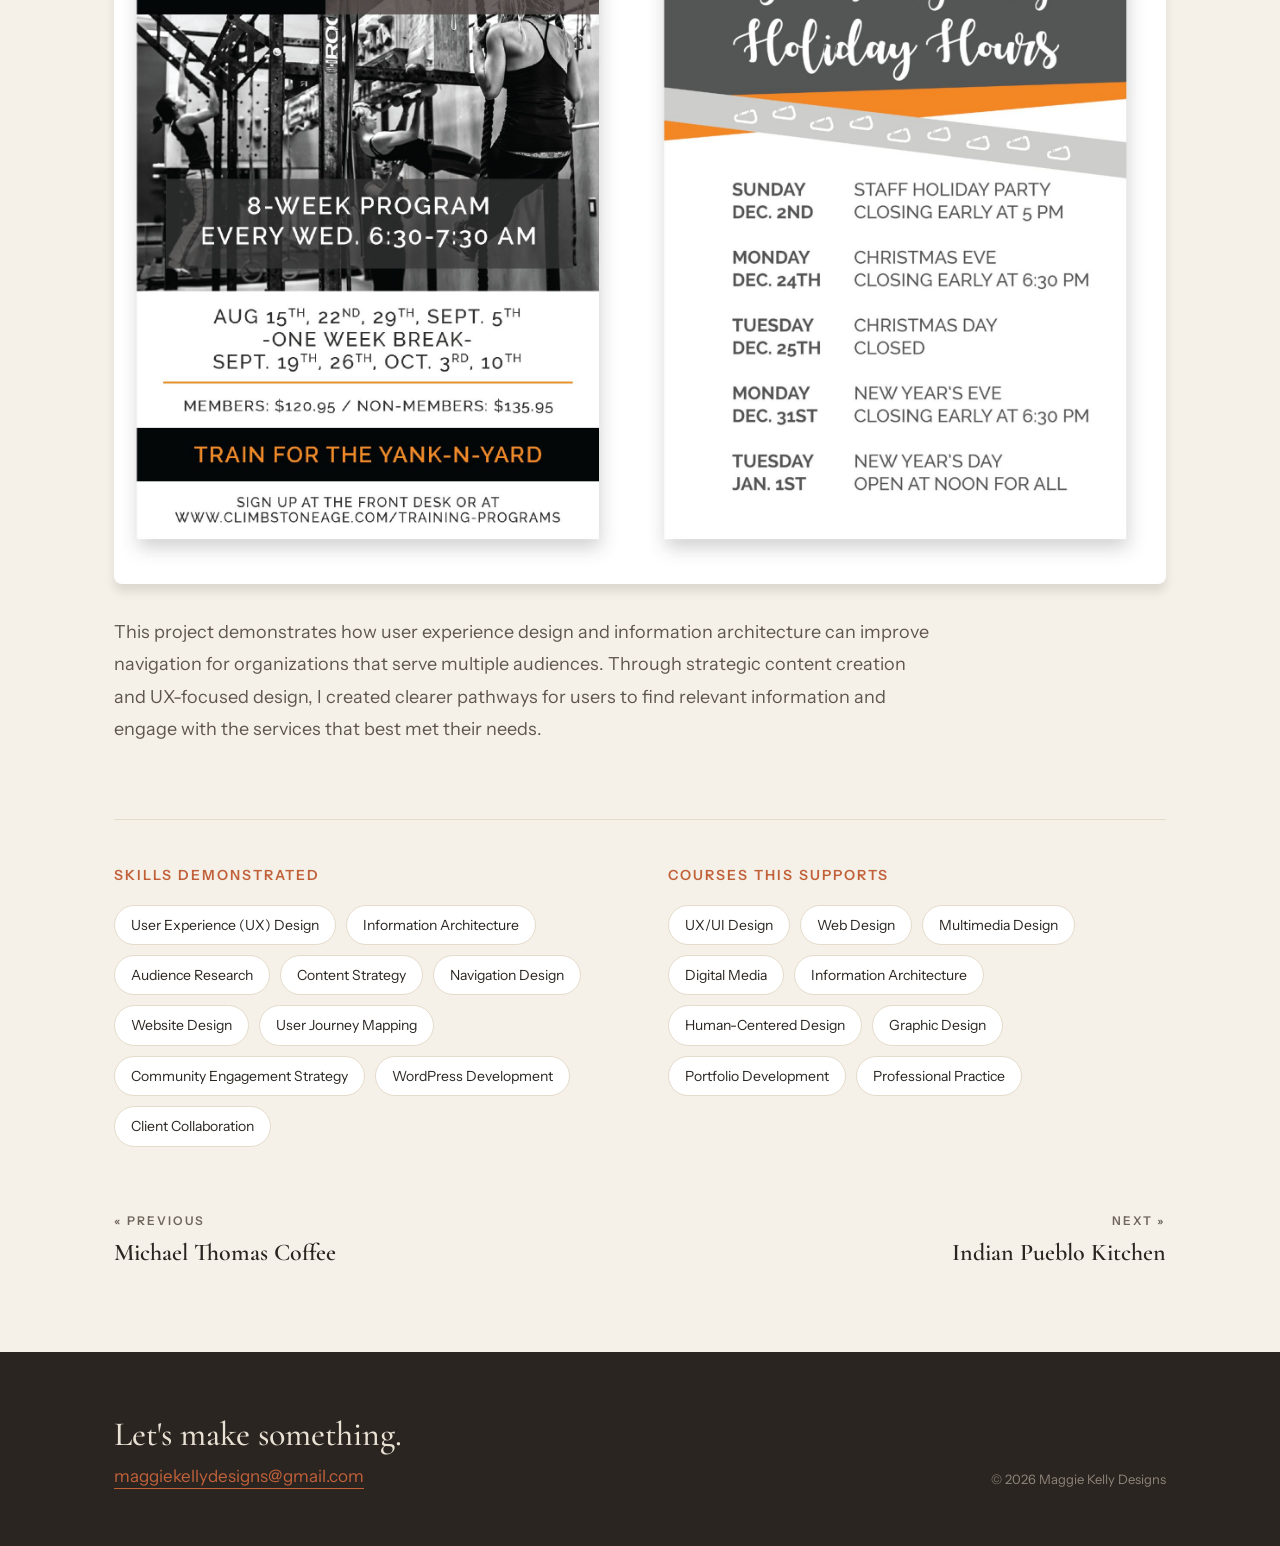
<file: stone-age-climbing-gym.html>
<!DOCTYPE html>
<html lang="en">
<head>
<meta charset="utf-8">
<meta name="viewport" content="width=device-width, initial-scale=1">
<title>Stone Age Climbing Gym — Maggie Kelly Designs</title>
<meta name="description" content="Stone Age Climbing Gym serves a community of more than 3,000 members through a diverse range of programs, events, and services. My role involved developing">
<link rel="preconnect" href="https://fonts.googleapis.com">
<link rel="preconnect" href="https://fonts.gstatic.com" crossorigin>
<link href="https://fonts.googleapis.com/css2?family=Cormorant+Garamond:ital,wght@0,400;0,500;0,600;0,700;1,400;1,500&family=Instrument+Sans:wght@400;500;600&display=swap" rel="stylesheet">
<link rel="stylesheet" href="css/style.css">
</head>
<body>

<header class="site-header">
  <div class="nav">
    <a class="logo" href="index.html">
      <span class="mark">mk</span>
      <span class="word">Maggie Kelly</span>
    </a>
    <button class="nav-toggle" aria-label="Menu"><span></span><span></span><span></span></button>
    <nav class="nav-links">
      <a href="index.html" class="active">Portfolio</a>
      <a href="teaching.html">Teaching</a>
      <a href="resume.html">Resume</a>
      <a href="contact.html">Contact</a>
    </nav>
  </div>
</header>

<main>
  <section class="wrap">
    <div class="crumb"><a href="index.html">Portfolio</a><span>/</span><span>Stone Age Climbing Gym</span></div>
    <div class="page-hero" style="border-bottom:none;padding-bottom:24px;">
      <div class="eyebrow">Campaign · Multimedia</div>
      <h1>Stone Age Climbing Gym</h1>
    </div>
    <div class="project-intro">
      <p>Stone Age Climbing Gym serves a community of more than 3,000 members through a diverse range of programs, events, and services. My role involved developing and managing multimedia marketing campaigns across multiple platforms, including social media, printed materials, in-gym digital displays, website content, and promotional advertising. With audiences ranging from first-time visitors and members to school groups, birthday parties, fitness participants, and community events such as Ladies Night, maintaining clear communication and consistent messaging was essential.</p>
      <p>This project demonstrates the importance of integrated visual communication and brand consistency across digital and print media — how design systems, audience awareness, and multimedia production work together to create cohesive campaigns that engage diverse audiences across multiple touchpoints.</p>
    </div>
    <div class="gallery">
      <img src="images/cleanshot-2026-06-03-at-11.00.52402x.jpg" alt="">
      <img src="images/sa-social-media.jpg" alt="">
      <img src="images/training-prog-marketing-material.jpg" alt="">
      <img src="images/climb-fit-marketing-material.jpg" alt="">
      <img src="images/sa-flyer-examples.jpg" alt="">
    </div>

    <div class="project-intro" style="padding-top:24px;">
      <p>This project demonstrates how user experience design and information architecture can improve navigation for organizations that serve multiple audiences. Through strategic content creation and UX-focused design, I created clearer pathways for users to find relevant information and engage with the services that best met their needs.</p>
    </div>

    <div class="detail-lists">
      <div>
        <h3>Skills Demonstrated</h3>
        <div class="chip-list">
        <span class="chip">User Experience (UX) Design</span>
        <span class="chip">Information Architecture</span>
        <span class="chip">Audience Research</span>
        <span class="chip">Content Strategy</span>
        <span class="chip">Navigation Design</span>
        <span class="chip">Website Design</span>
        <span class="chip">User Journey Mapping</span>
        <span class="chip">Community Engagement Strategy</span>
        <span class="chip">WordPress Development</span>
        <span class="chip">Client Collaboration</span>
        </div>
      </div>
      <div>
        <h3>Courses This Supports</h3>
        <div class="chip-list">
        <span class="chip">UX/UI Design</span>
        <span class="chip">Web Design</span>
        <span class="chip">Multimedia Design</span>
        <span class="chip">Digital Media</span>
        <span class="chip">Information Architecture</span>
        <span class="chip">Human-Centered Design</span>
        <span class="chip">Graphic Design</span>
        <span class="chip">Portfolio Development</span>
        <span class="chip">Professional Practice</span>
        </div>
      </div>
    </div>

    <div class="project-nav">
      <a class="prev" href="michael-thomas-coffee.html"><span class="dir">« Previous</span>Michael Thomas Coffee</a>
      <a class="next" href="indian-pueblo-kitchen.html"><span class="dir">Next »</span>Indian Pueblo Kitchen</a>
    </div>
  </section>
</main>

<footer class="site-footer">
  <div class="footer-inner">
    <div>
      <div class="big">Let's make something.</div>
      <a class="email" href="mailto:maggiekellydesigns@gmail.com">maggiekellydesigns@gmail.com</a>
    </div>
    <div class="footer-copy">© 2026 Maggie Kelly Designs</div>
  </div>
</footer>

<script src="js/main.js"></script>
</body>
</html>
</file>
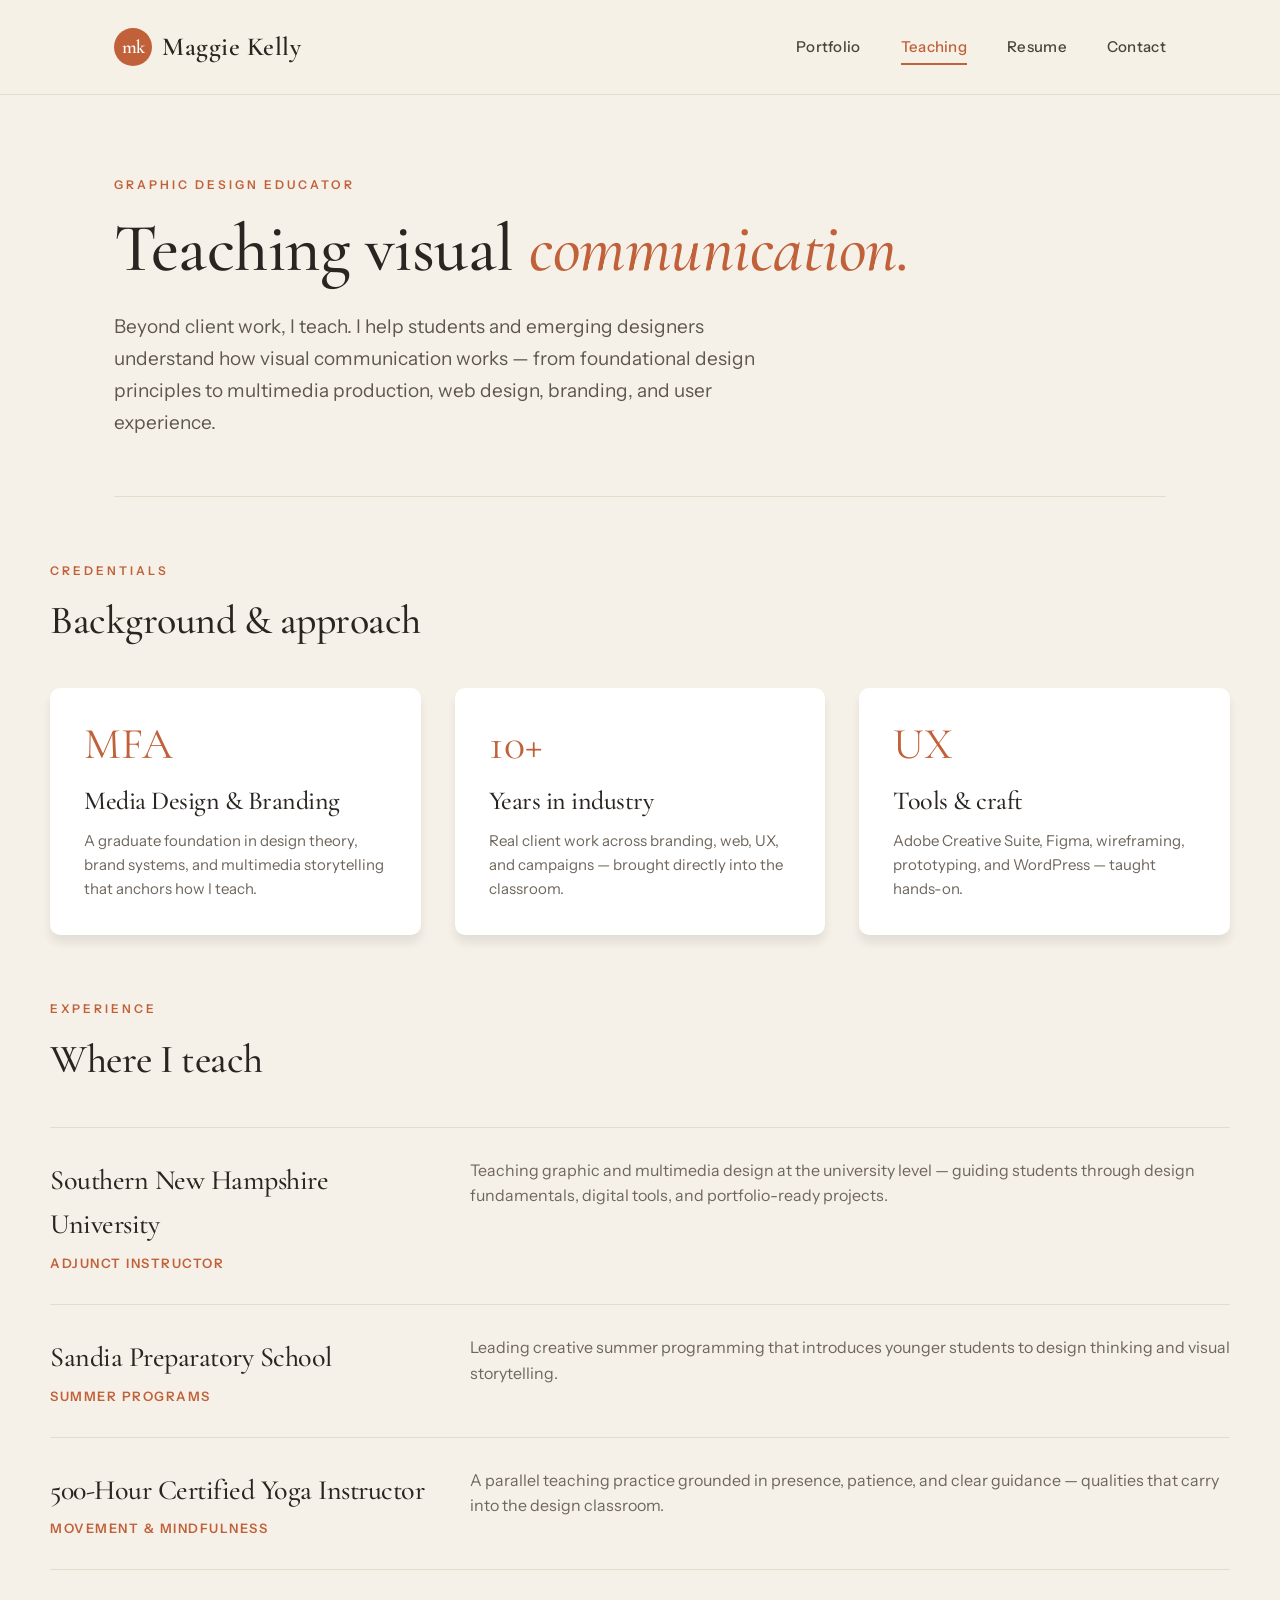
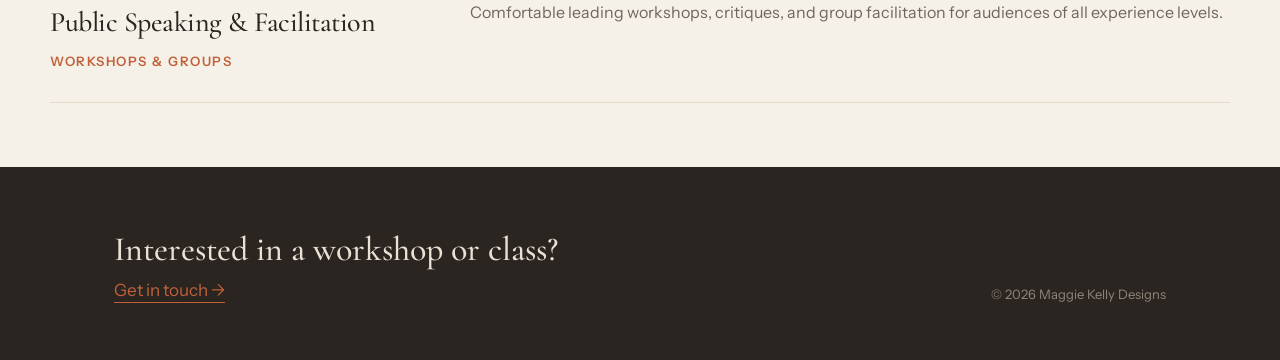
<file: teaching.html>
<!DOCTYPE html>
<html lang="en">
<head>
<meta charset="utf-8">
<meta name="viewport" content="width=device-width, initial-scale=1">
<title>Teaching — Maggie Kelly Designs</title>
<meta name="description" content="Maggie Kelly teaches graphic design, multimedia, and UX/UI — helping students understand visual communication.">
<link rel="preconnect" href="https://fonts.googleapis.com">
<link rel="preconnect" href="https://fonts.gstatic.com" crossorigin>
<link href="https://fonts.googleapis.com/css2?family=Cormorant+Garamond:ital,wght@0,400;0,500;0,600;0,700;1,400;1,500&family=Instrument+Sans:wght@400;500;600&display=swap" rel="stylesheet">
<link rel="stylesheet" href="css/style.css">
</head>
<body>

<header class="site-header">
  <div class="nav">
    <a class="logo" href="index.html">
      <span class="mark">mk</span>
      <span class="word">Maggie Kelly</span>
    </a>
    <button class="nav-toggle" aria-label="Menu"><span></span><span></span><span></span></button>
    <nav class="nav-links">
      <a href="index.html">Portfolio</a>
      <a href="teaching.html" class="active">Teaching</a>
      <a href="resume.html">Resume</a>
      <a href="contact.html">Contact</a>
    </nav>
  </div>
</header>

<main>
  <section class="wrap">
    <div class="page-hero">
      <div class="eyebrow">Graphic Design Educator</div>
      <h1>Teaching visual <span class="italic">communication.</span></h1>
      <p>Beyond client work, I teach. I help students and emerging designers understand how visual communication works — from foundational design principles to multimedia production, web design, branding, and user experience.</p>
    </div>
  </section>

  <section class="wrap section">
    <div class="eyebrow">Credentials</div>
    <h2 class="section-title" style="margin-top:8px;">Background &amp; approach</h2>
    <div class="grid-3">
      <div class="card">
        <div class="n">MFA</div>
        <h3>Media Design &amp; Branding</h3>
        <p>A graduate foundation in design theory, brand systems, and multimedia storytelling that anchors how I teach.</p>
      </div>
      <div class="card">
        <div class="n">10+</div>
        <h3>Years in industry</h3>
        <p>Real client work across branding, web, UX, and campaigns — brought directly into the classroom.</p>
      </div>
      <div class="card">
        <div class="n">UX</div>
        <h3>Tools &amp; craft</h3>
        <p>Adobe Creative Suite, Figma, wireframing, prototyping, and WordPress — taught hands-on.</p>
      </div>
    </div>
  </section>

  <section class="wrap section" style="padding-top:0;">
    <div class="eyebrow">Experience</div>
    <h2 class="section-title" style="margin-top:8px;">Where I teach</h2>
    <div class="teach-list">
      <div class="teach-item">
        <div>
          <h3>Southern New Hampshire University</h3>
          <div class="role">Adjunct Instructor</div>
        </div>
        <p>Teaching graphic and multimedia design at the university level — guiding students through design fundamentals, digital tools, and portfolio-ready projects.</p>
      </div>
      <div class="teach-item">
        <div>
          <h3>Sandia Preparatory School</h3>
          <div class="role">Summer Programs</div>
        </div>
        <p>Leading creative summer programming that introduces younger students to design thinking and visual storytelling.</p>
      </div>
      <div class="teach-item">
        <div>
          <h3>500-Hour Certified Yoga Instructor</h3>
          <div class="role">Movement &amp; Mindfulness</div>
        </div>
        <p>A parallel teaching practice grounded in presence, patience, and clear guidance — qualities that carry into the design classroom.</p>
      </div>
      <div class="teach-item">
        <div>
          <h3>Public Speaking &amp; Facilitation</h3>
          <div class="role">Workshops &amp; Groups</div>
        </div>
        <p>Comfortable leading workshops, critiques, and group facilitation for audiences of all experience levels.</p>
      </div>
    </div>
  </section>
</main>

<footer class="site-footer">
  <div class="footer-inner">
    <div>
      <div class="big">Interested in a workshop or class?</div>
      <a class="email" href="contact.html">Get in touch →</a>
    </div>
    <div class="footer-copy">© 2026 Maggie Kelly Designs</div>
  </div>
</footer>

<script src="js/main.js"></script>
</body>
</html>
</file>
<file: css/style.css>
/* ===== Maggie Kelly Designs — shared styles ===== */
:root{
  --cream:#F6F1E8;
  --cream-2:#EFE8DA;
  --ink:#2a2521;
  --muted:#5f574e;
  --muted-2:#6f665d;
  --clay:#C1613A;
  --clay-dark:#a44f2d;
  --divider:#E4DBCB;
  --serif:'Cormorant Garamond',Georgia,serif;
  --sans:'Instrument Sans',system-ui,sans-serif;
  --wrap:1180px;
}
*{box-sizing:border-box;}
html{scroll-behavior:smooth;}
body{
  margin:0;
  font-family:var(--sans);
  color:var(--ink);
  background:var(--cream);
  line-height:1.6;
  -webkit-font-smoothing:antialiased;
}
img{max-width:100%;display:block;}
a{color:inherit;text-decoration:none;transition:color .12s ease;}
h1,h2,h3{font-family:var(--serif);font-weight:500;letter-spacing:-0.5px;margin:0;}
.wrap{max-width:var(--wrap);margin:0 auto;padding:0 64px;}
.eyebrow{font-size:12px;letter-spacing:3px;text-transform:uppercase;color:var(--clay);font-weight:600;}
.italic{font-style:italic;color:var(--clay);}

/* buttons */
.btn{display:inline-block;padding:15px 30px;border-radius:2px;font-size:15px;font-weight:500;font-family:var(--sans);cursor:pointer;border:none;transition:background .12s ease,color .12s ease,opacity .12s ease;}
.btn-dark{background:var(--ink);color:var(--cream);}
.btn-dark:hover{opacity:.88;}
.btn-outline{border:1px solid #cbbfab;color:var(--ink);background:transparent;}
.btn-outline:hover{background:var(--clay);border-color:var(--clay);color:#fff;}
.btn-clay{background:var(--clay);color:#fff;}
.btn-clay:hover{background:var(--clay-dark);}

/* ===== header ===== */
.site-header{border-bottom:1px solid var(--divider);position:sticky;top:0;background:rgba(246,241,232,.92);backdrop-filter:saturate(1.2);z-index:50;}
.nav{display:flex;align-items:center;justify-content:space-between;padding:26px 64px;max-width:var(--wrap);margin:0 auto;}
.logo{display:flex;align-items:center;gap:10px;}
.logo .mark{display:inline-flex;align-items:center;justify-content:center;width:38px;height:38px;border-radius:50%;background:var(--clay);color:#fff;font-family:var(--serif);font-size:19px;font-weight:600;letter-spacing:-0.5px;}
.logo .word{font-family:var(--serif);font-size:26px;font-weight:600;letter-spacing:.5px;}
.nav-links{display:flex;gap:40px;font-size:15px;font-weight:500;letter-spacing:.3px;align-items:center;}
.nav-links a{color:#4a443d;position:relative;}
.nav-links a:hover{color:var(--clay);}
.nav-links a.active{color:var(--clay);}
.nav-links a.active::after{content:"";position:absolute;left:0;right:0;bottom:-6px;height:2px;background:var(--clay);}
.nav-toggle{display:none;background:none;border:none;cursor:pointer;padding:8px;}
.nav-toggle span{display:block;width:24px;height:2px;background:var(--ink);margin:5px 0;transition:.2s;}

/* ===== footer ===== */
.site-footer{background:var(--ink);color:#e9e1d4;}
.footer-inner{max-width:var(--wrap);margin:0 auto;padding:56px 64px;display:flex;justify-content:space-between;align-items:flex-end;gap:30px;flex-wrap:wrap;}
.footer-inner .big{font-family:var(--serif);font-size:34px;font-weight:500;}
.footer-inner .email{color:var(--clay);font-size:17px;border-bottom:1px solid var(--clay);padding-bottom:2px;}
.footer-inner .email:hover{color:#fff;border-color:#fff;}
.footer-copy{font-size:13px;color:#8f857a;}

/* ===== home hero ===== */
.hero{display:grid;grid-template-columns:2.6fr 1fr;gap:40px;padding:72px 0 64px;align-items:center;}
.hero .eyebrow{margin-bottom:22px;}
.hero h1{font-weight:500;font-size:78px;line-height:1.02;margin-bottom:26px;}
.hero p{font-size:18px;line-height:1.7;color:var(--muted);max-width:640px;margin:0 0 34px;}
.hero-actions{display:flex;gap:16px;flex-wrap:wrap;}
.hero-photo{position:relative;}
.hero-photo .block{position:absolute;inset:18px -18px -18px 18px;background:var(--clay);border-radius:4px;}
.hero-photo img{position:relative;width:100%;height:340px;object-fit:cover;border-radius:4px;}

/* ===== work rows ===== */
.work-head{padding:40px 0 20px;display:flex;align-items:flex-end;justify-content:space-between;border-top:1px solid var(--divider);gap:30px;flex-wrap:wrap;}
.work-head h2{font-size:44px;}
.work-head p{margin:0 0 6px;max-width:420px;color:var(--muted-2);font-size:15px;}
.work-list{padding:26px 0 70px;}
.work-row{display:grid;gap:40px;align-items:center;padding:30px 0;border-top:1px solid var(--divider);}
.work-row.left{grid-template-columns:1.4fr 1fr;}
.work-row.right{grid-template-columns:1fr 1.4fr;}
.work-row img{width:100%;height:300px;object-fit:cover;border-radius:4px;transition:transform .2s cubic-bezier(.2,.8,.2,1);}
.work-row:hover img{transform:scale(1.015);}
.work-row h3{font-size:38px;margin:10px 0 8px;}
.work-row .tag{font-size:12px;letter-spacing:2px;text-transform:uppercase;color:var(--clay);font-weight:600;}
.work-row p{margin:0;color:var(--muted-2);}

/* ===== generic page hero ===== */
.page-hero{padding:80px 0 56px;border-bottom:1px solid var(--divider);}
.page-hero .eyebrow{margin-bottom:20px;}
.page-hero h1{font-size:68px;line-height:1.04;max-width:820px;}
.page-hero p{font-size:19px;color:var(--muted);max-width:680px;margin:26px 0 0;line-height:1.7;}

/* ===== teaching ===== */
.section{padding:64px 0;}
.section-title{font-size:40px;margin-bottom:8px;}
.grid-3{display:grid;grid-template-columns:repeat(3,1fr);gap:34px;margin-top:36px;}
.card{background:#fff;border-radius:10px;padding:34px;box-shadow:0 8px 10px rgba(0,0,0,.08);}
.card .n{font-family:var(--serif);font-size:44px;color:var(--clay);line-height:1;}
.card h3{font-size:26px;margin:14px 0 8px;}
.card p{margin:0;color:var(--muted-2);font-size:15px;}
.teach-list{margin-top:36px;border-top:1px solid var(--divider);}
.teach-item{display:grid;grid-template-columns:1fr 2fr;gap:40px;padding:30px 0;border-bottom:1px solid var(--divider);}
.teach-item h3{font-size:28px;}
.teach-item .role{color:var(--clay);font-weight:600;font-size:13px;letter-spacing:1.5px;text-transform:uppercase;margin-top:6px;}
.teach-item p{margin:0;color:var(--muted-2);}

/* ===== resume ===== */
.resume-frame{background:#fff;border-radius:10px;box-shadow:0 8px 10px rgba(0,0,0,.10);padding:24px;margin:48px 0 0;}
.resume-frame img{width:100%;border-radius:4px;}
.resume-actions{display:flex;gap:16px;margin-top:32px;flex-wrap:wrap;}

/* ===== contact ===== */
.contact-grid{display:grid;grid-template-columns:1fr 1.1fr;gap:72px;padding:64px 0;align-items:start;}
.contact-info h2{font-size:40px;margin-bottom:18px;}
.contact-info p{color:var(--muted);font-size:17px;max-width:400px;}
.contact-info .email{color:var(--clay);font-size:20px;font-family:var(--serif);border-bottom:1px solid var(--clay);padding-bottom:2px;}
.contact-info .email:hover{color:var(--ink);}
.contact-meta{margin-top:40px;font-size:14px;color:var(--muted-2);}
.form label{display:block;font-size:13px;letter-spacing:1px;text-transform:uppercase;font-weight:600;color:var(--muted);margin:0 0 8px;}
.form .field{margin-bottom:24px;}
.form input,.form textarea{width:100%;font-family:var(--sans);font-size:16px;color:var(--ink);background:#fff;border:1px solid #d8cdba;border-radius:2px;padding:14px 16px;transition:border-color .12s ease;}
.form input:focus,.form textarea:focus{outline:none;border-color:var(--clay);}
.form textarea{min-height:150px;resize:vertical;}
.form-note{font-size:13px;color:var(--muted-2);margin-top:14px;}

/* ===== portfolio detail ===== */
.crumb{display:flex;align-items:center;gap:10px;padding:22px 0 0;font-size:13px;letter-spacing:.5px;color:var(--muted-2);}
.crumb a:hover{color:var(--clay);}
.project-intro{padding:12px 0 8px;max-width:820px;}
.project-intro p{font-size:18px;line-height:1.8;color:var(--muted);margin:0 0 22px;}
.gallery{display:flex;flex-direction:column;gap:28px;padding:24px 0 8px;}
.gallery img{width:100%;height:auto;border-radius:8px;box-shadow:0 8px 10px rgba(0,0,0,.10);background:#fff;}
.project-divider{border:none;border-top:1px solid var(--divider);margin:44px 0;}
.detail-lists{display:grid;grid-template-columns:1fr 1fr;gap:56px;padding:44px 0 8px;border-top:1px solid var(--divider);margin-top:44px;}
.detail-lists h3{font-size:14px;letter-spacing:2px;text-transform:uppercase;color:var(--clay);font-weight:600;font-family:var(--sans);margin-bottom:18px;}
.chip-list{display:flex;flex-wrap:wrap;gap:10px;}
.chip{font-size:14px;color:var(--ink);background:#fff;border:1px solid #E4DBCB;border-radius:999px;padding:8px 16px;}
.project-nav{display:flex;justify-content:space-between;align-items:center;gap:20px;padding:56px 0 80px;flex-wrap:wrap;}
.project-nav a{display:inline-flex;flex-direction:column;gap:4px;font-family:var(--serif);font-size:24px;font-weight:600;}
.project-nav a:hover{color:var(--clay);}
.project-nav .dir{font-family:var(--sans);font-size:12px;letter-spacing:2px;text-transform:uppercase;color:var(--muted-2);font-weight:600;}
.project-nav .next{text-align:right;align-items:flex-end;margin-left:auto;}

@media(max-width:900px){
  .detail-lists{grid-template-columns:1fr;gap:32px;}
  .project-intro p{font-size:16px;}
}

/* ===== responsive ===== */
@media(max-width:900px){
  .wrap,.nav,.footer-inner{padding-left:28px;padding-right:28px;}
  .nav-toggle{display:block;}
  .nav-links{position:absolute;top:100%;left:0;right:0;flex-direction:column;gap:0;background:var(--cream);border-bottom:1px solid var(--divider);padding:0;max-height:0;overflow:hidden;transition:max-height .3s ease;}
  .nav-links.open{max-height:340px;}
  .nav-links a{padding:18px 28px;width:100%;border-top:1px solid var(--divider);}
  .nav-links a.active::after{display:none;}
  .hero{grid-template-columns:1fr;gap:36px;padding:48px 0;}
  .hero h1{font-size:52px;}
  .hero-photo .block{inset:12px -12px -12px 12px;}
  .work-row,.work-row.left,.work-row.right{grid-template-columns:1fr;gap:20px;}
  .work-row .txt{order:2;}
  .work-head h2{font-size:34px;}
  .page-hero h1{font-size:44px;}
  .grid-3{grid-template-columns:1fr;}
  .teach-item{grid-template-columns:1fr;gap:8px;}
  .contact-grid{grid-template-columns:1fr;gap:40px;}
  .footer-inner{flex-direction:column;align-items:flex-start;}
}
</file>
